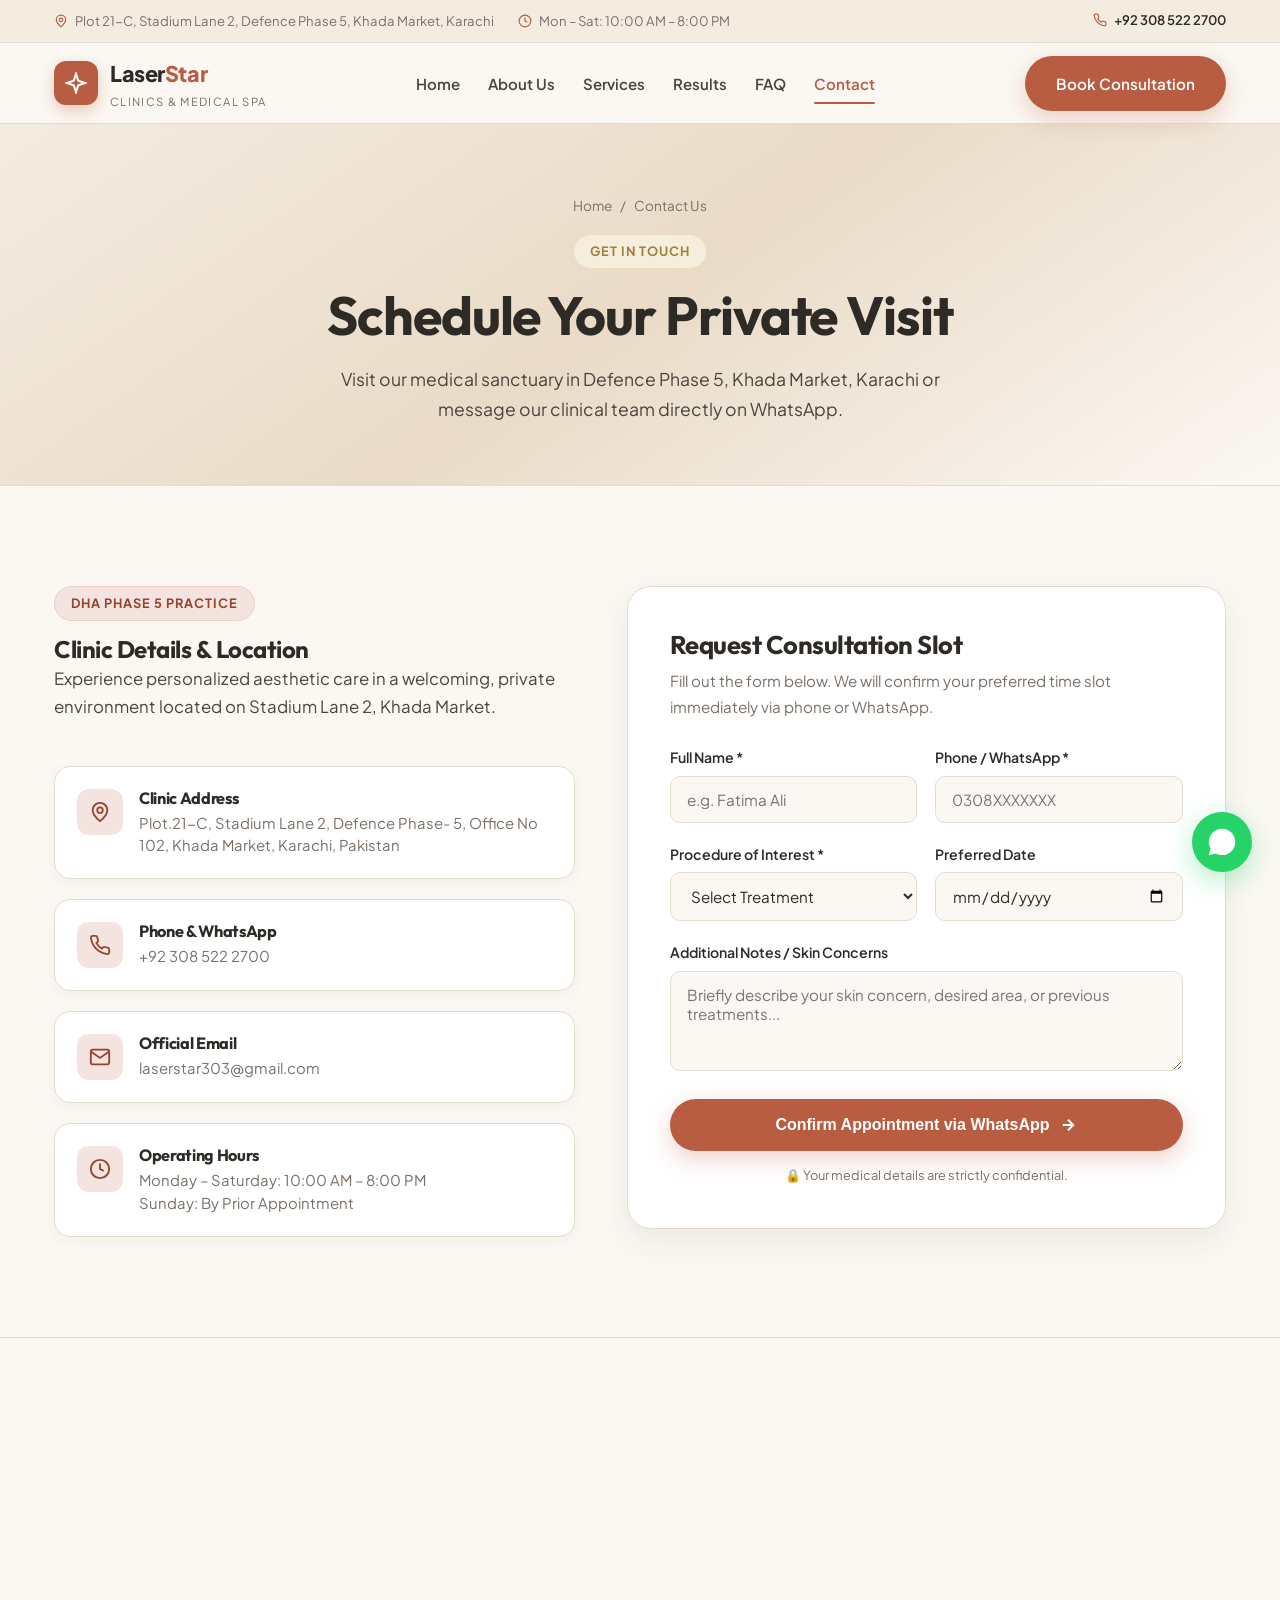
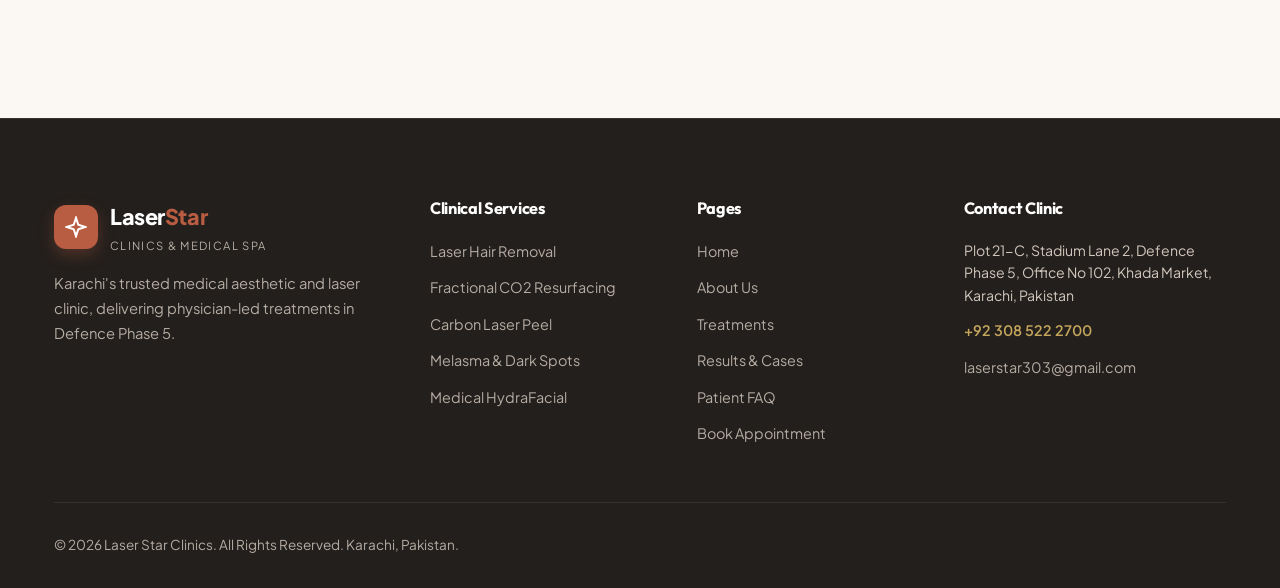
<file: contact.html>
<!DOCTYPE html>
<html lang="en">
<head>
  <meta charset="UTF-8">
  <meta name="viewport" content="width=device-width, initial-scale=1.0">
  <title>Contact & Appointment Booking — Laser Star Clinics Karachi</title>
  
  <meta name="description" content="Book a consultation at Laser Star Clinics, Plot 21-C, Stadium Lane 2, Defence Phase 5, Khada Market, Karachi. Call or WhatsApp +92 308 522 2700.">
  <meta name="keywords" content="Laser Star Clinics contact, DHA Phase 5 Karachi clinic, Khada Market doctor, book laser consultation Karachi">
  <meta name="geo.region" content="PK-SD">
  <meta name="geo.placename" content="Karachi, Defence Phase 5">
  <meta name="geo.position" content="24.8028;67.0543">
  <meta name="ICBM" content="24.8028, 67.0543">

  <link rel="preconnect" href="https://fonts.googleapis.com">
  <link rel="preconnect" href="https://fonts.gstatic.com" crossorigin>
  <link href="https://fonts.googleapis.com/css2?family=Outfit:wght@500;600;700;800&family=Plus+Jakarta+Sans:wght@400;500;600;700&display=swap" rel="stylesheet">
  <style>
/* ==========================================================================
   LASER STAR CLINICS — MODERN OATMEAL THEME (SEO, AEO & GEO OPTIMIZED)
   Palette: Crafted & Minimalist Medical Spa (Warm Beige, Terracotta, Muted Gold, Cream)
   ========================================================================== */

:root {
  /* Modern Oatmeal Palette */
  --bg-cream: #FBF8F3;
  --bg-oatmeal: #F4ECE1;
  --bg-warm-beige: #EADBC8;
  --bg-card: #FFFFFF;
  --bg-footer: #231F1C;

  --terracotta: #B85C42;
  --terracotta-dark: #96432D;
  --terracotta-light: #F4E4DF;
  --muted-gold: #C4A65C;
  --muted-gold-dark: #9E813B;
  --muted-gold-light: #F5EEDC;
  
  --dark-earth: #2E2A26;
  --text-main: #2E2A26;
  --text-body: #4A443E;
  --text-muted: #7A7067;
  --text-light: #FDFBF7;

  --border-subtle: #E6DCce;
  --border-focus: #B85C42;

  --shadow-sm: 0 4px 14px rgba(46, 42, 38, 0.04);
  --shadow-md: 0 12px 30px rgba(46, 42, 38, 0.08);
  --shadow-hover: 0 22px 48px rgba(184, 92, 66, 0.16);
  --shadow-glow: 0 0 25px rgba(184, 92, 66, 0.25);

  --radius-sm: 8px;
  --radius-md: 16px;
  --radius-lg: 24px;
  --radius-full: 9999px;

  --ease-spring: cubic-bezier(0.175, 0.885, 0.32, 1.275);
  --ease-smooth: cubic-bezier(0.16, 1, 0.3, 1);
  --duration-normal: 0.35s;
}

/* Base Reset */
*, *::before, *::after {
  box-sizing: border-box;
  margin: 0;
  padding: 0;
}

html {
  scroll-behavior: smooth;
  font-size: 16px;
  -webkit-font-smoothing: antialiased;
}

body {
  font-family: 'Plus Jakarta Sans', -apple-system, BlinkMacSystemFont, 'Segoe UI', Roboto, sans-serif;
  color: var(--text-body);
  background-color: var(--bg-cream);
  line-height: 1.7;
  overflow-x: hidden;
}

h1, h2, h3, h4, h5, h6 {
  font-family: 'Outfit', sans-serif;
  color: var(--text-main);
  font-weight: 700;
  letter-spacing: -0.02em;
  line-height: 1.22;
}

a {
  text-decoration: none;
  color: inherit;
  transition: all var(--duration-normal) var(--ease-smooth);
}

ul {
  list-style: none;
}

img {
  max-width: 100%;
  display: block;
  object-fit: cover;
}

.container {
  max-width: 1220px;
  margin: 0 auto;
  padding: 0 24px;
}

/* ==========================================================================
   ANIMATIONS & MICRO-INTERACTIONS
   ========================================================================== */
@keyframes fadeInUp {
  from {
    opacity: 0;
    transform: translateY(32px);
  }
  to {
    opacity: 1;
    transform: translateY(0);
  }
}

@keyframes fadeInScale {
  from {
    opacity: 0;
    transform: scale(0.94);
  }
  to {
    opacity: 1;
    transform: scale(1);
  }
}

@keyframes pulseGlow {
  0%, 100% {
    box-shadow: 0 0 0 0 rgba(184, 92, 66, 0.4);
  }
  50% {
    box-shadow: 0 0 0 12px rgba(184, 92, 66, 0);
  }
}

@keyframes floatBob {
  0%, 100% { transform: translateY(0); }
  50% { transform: translateY(-8px); }
}

.animate-fade-in-up {
  animation: fadeInUp 0.8s var(--ease-smooth) forwards;
}

.animate-fade-in-scale {
  animation: fadeInScale 0.8s var(--ease-smooth) forwards;
}

/* Scroll Reveal Classes */
.reveal-on-scroll {
  opacity: 0;
  transform: translateY(36px);
  transition: opacity 0.75s var(--ease-smooth), transform 0.75s var(--ease-smooth);
}

.reveal-on-scroll.revealed {
  opacity: 1;
  transform: translateY(0);
}

/* ==========================================================================
   BUTTONS & BADGES
   ========================================================================== */
.btn {
  display: inline-flex;
  align-items: center;
  justify-content: center;
  gap: 10px;
  padding: 14px 30px;
  font-weight: 600;
  font-size: 0.95rem;
  border-radius: var(--radius-full);
  cursor: pointer;
  transition: all var(--duration-normal) var(--ease-smooth);
  border: 1.5px solid transparent;
  white-space: nowrap;
  position: relative;
  overflow: hidden;
}

.btn-primary {
  background: var(--terracotta);
  color: #FFFFFF;
  box-shadow: 0 8px 24px rgba(184, 92, 66, 0.28);
}

.btn-primary:hover {
  background: var(--terracotta-dark);
  transform: translateY(-3px) scale(1.02);
  box-shadow: 0 14px 32px rgba(184, 92, 66, 0.4);
  color: #FFFFFF;
}

.btn-secondary {
  background: var(--terracotta-light);
  color: var(--terracotta-dark);
  border-color: #E6CECA;
}

.btn-secondary:hover {
  background: var(--terracotta);
  color: #FFFFFF;
  border-color: var(--terracotta);
  transform: translateY(-2px);
  box-shadow: 0 8px 20px rgba(184, 92, 66, 0.2);
}

.btn-gold {
  background: var(--muted-gold);
  color: #FFFFFF;
  box-shadow: 0 8px 22px rgba(196, 166, 92, 0.28);
}

.btn-gold:hover {
  background: var(--muted-gold-dark);
  transform: translateY(-3px);
  box-shadow: 0 14px 30px rgba(196, 166, 92, 0.38);
}

.btn-whatsapp {
  background: #25D366;
  color: #FFFFFF;
  box-shadow: 0 8px 22px rgba(37, 211, 102, 0.28);
}

.btn-whatsapp:hover {
  background: #1EBE5D;
  transform: translateY(-3px) scale(1.02);
  box-shadow: 0 14px 32px rgba(37, 211, 102, 0.4);
}

.pill-badge {
  display: inline-flex;
  align-items: center;
  gap: 8px;
  padding: 6px 16px;
  border-radius: var(--radius-full);
  font-size: 0.8rem;
  font-weight: 700;
  text-transform: uppercase;
  letter-spacing: 0.08em;
  margin-bottom: 14px;
  background: var(--terracotta-light);
  color: var(--terracotta-dark);
  border: 1px solid #ECCEC8;
  transition: all var(--duration-normal) var(--ease-smooth);
}

.pill-badge-gold {
  background: var(--muted-gold-light);
  color: var(--muted-gold-dark);
  border-color: #EBDDBE;
}

.section-title-wrap {
  text-align: center;
  max-width: 680px;
  margin: 0 auto 52px;
}

.section-title {
  font-size: clamp(2rem, 3.4vw, 2.7rem);
  color: var(--text-main);
  margin-bottom: 14px;
}

.section-subtitle {
  color: var(--text-muted);
  font-size: 1.05rem;
  line-height: 1.65;
}

/* ==========================================================================
   TOP BAR & NAVIGATION (SEPARATE MULTI-PAGE LINKS)
   ========================================================================== */
.top-notice-bar {
  background: var(--bg-oatmeal);
  color: var(--text-muted);
  font-size: 0.82rem;
  padding: 9px 0;
  border-bottom: 1px solid var(--border-subtle);
}

.top-notice-bar .container {
  display: flex;
  justify-content: space-between;
  align-items: center;
}

.notice-items {
  display: flex;
  gap: 24px;
}

.notice-item {
  display: inline-flex;
  align-items: center;
  gap: 7px;
}

.notice-item svg {
  color: var(--terracotta);
}

.navbar {
  position: sticky;
  top: 0;
  left: 0;
  width: 100%;
  z-index: 1000;
  background: rgba(251, 248, 243, 0.95);
  backdrop-filter: blur(14px);
  -webkit-backdrop-filter: blur(14px);
  border-bottom: 1px solid var(--border-subtle);
  transition: all var(--duration-normal) var(--ease-smooth);
}

.navbar.scrolled {
  background: rgba(251, 248, 243, 0.98);
  box-shadow: 0 10px 28px rgba(46, 42, 38, 0.06);
}

.navbar .container {
  display: flex;
  align-items: center;
  justify-content: space-between;
  height: 80px;
}

.logo-brand {
  display: flex;
  align-items: center;
  gap: 12px;
}

.brand-icon-wrap {
  width: 44px;
  height: 44px;
  border-radius: 12px;
  background: var(--terracotta);
  display: flex;
  align-items: center;
  justify-content: center;
  color: #FFFFFF;
  box-shadow: 0 6px 16px rgba(184, 92, 66, 0.3);
  transition: all 0.4s var(--ease-spring);
}

.logo-brand:hover .brand-icon-wrap {
  transform: rotate(12deg) scale(1.08);
  background: var(--muted-gold);
}

.brand-name {
  display: flex;
  flex-direction: column;
}

.brand-title {
  font-size: 1.35rem;
  font-weight: 800;
  color: var(--text-main);
  letter-spacing: -0.02em;
}

.brand-title span {
  color: var(--terracotta);
}

.brand-sub {
  font-size: 0.7rem;
  letter-spacing: 0.12em;
  text-transform: uppercase;
  color: var(--text-muted);
}

.nav-links {
  display: flex;
  align-items: center;
  gap: 28px;
}

.nav-link {
  color: var(--text-body);
  font-size: 0.94rem;
  font-weight: 600;
  position: relative;
  padding: 8px 0;
  transition: all 0.25s ease;
}

.nav-link:hover, .nav-link.active {
  color: var(--terracotta);
}

.nav-link::after {
  content: '';
  position: absolute;
  bottom: 0;
  left: 0;
  width: 0%;
  height: 2.5px;
  border-radius: 2px;
  background: var(--terracotta);
  transition: all 0.3s var(--ease-smooth);
}

.nav-link:hover::after, .nav-link.active::after {
  width: 100%;
}

.nav-actions {
  display: flex;
  align-items: center;
  gap: 14px;
}

.mobile-menu-btn {
  display: none;
  background: transparent;
  border: none;
  color: var(--text-main);
  cursor: pointer;
}

/* ==========================================================================
   PAGE HERO (FOR DEDICATED INNER PAGES: ABOUT, SERVICES, RESULTS, FAQ, CONTACT)
   ========================================================================== */
.inner-page-hero {
  background: linear-gradient(145deg, var(--bg-oatmeal) 0%, var(--bg-warm-beige) 50%, var(--bg-cream) 100%);
  padding: 70px 0 60px;
  border-bottom: 1px solid var(--border-subtle);
  text-align: center;
  position: relative;
  overflow: hidden;
}

.breadcrumb-nav {
  display: flex;
  justify-content: center;
  align-items: center;
  gap: 8px;
  font-size: 0.85rem;
  color: var(--text-muted);
  margin-bottom: 16px;
}

.breadcrumb-nav a {
  color: var(--text-muted);
}

.breadcrumb-nav a:hover {
  color: var(--terracotta);
}

.inner-hero-title {
  font-size: clamp(2.3rem, 4.2vw, 3.4rem);
  color: var(--text-main);
  margin-bottom: 16px;
}

.inner-hero-desc {
  max-width: 640px;
  margin: 0 auto;
  font-size: 1.1rem;
  color: var(--text-body);
  line-height: 1.7;
}

/* ==========================================================================
   INTERACTIVE QUIZ & 3D TILT ANIMATION STYLES
   ========================================================================== */
.tilt-card {
  transition: transform 0.2s cubic-bezier(0.16, 1, 0.3, 1), box-shadow 0.3s ease;
  transform-style: preserve-3d;
}

/* Fun Skin Quiz Widget */
.quiz-section {
  padding: 85px 0;
  background: var(--bg-cream);
  border-bottom: 1px solid var(--border-subtle);
}

.quiz-card-wrapper {
  max-width: 960px;
  margin: 0 auto;
  background: var(--bg-card);
  border-radius: var(--radius-lg);
  border: 1.5px solid var(--border-subtle);
  padding: 44px;
  box-shadow: var(--shadow-md);
  position: relative;
  overflow: hidden;
}

.quiz-steps-grid {
  display: grid;
  grid-template-columns: 1fr 1fr;
  gap: 32px;
  margin-bottom: 32px;
}

.quiz-step-title {
  font-size: 1.15rem;
  margin-bottom: 16px;
  display: flex;
  align-items: center;
  gap: 10px;
  color: var(--text-main);
}

.quiz-step-num {
  width: 28px;
  height: 28px;
  border-radius: 50%;
  background: var(--terracotta);
  color: #FFFFFF;
  display: inline-flex;
  align-items: center;
  justify-content: center;
  font-size: 0.82rem;
  font-weight: 700;
}

.quiz-radio-group {
  display: flex;
  flex-direction: column;
  gap: 10px;
}

.quiz-radio-label {
  display: flex;
  align-items: center;
  gap: 12px;
  padding: 13px 18px;
  border: 1.5px solid var(--border-subtle);
  border-radius: var(--radius-md);
  cursor: pointer;
  background: var(--bg-cream);
  font-size: 0.93rem;
  font-weight: 600;
  color: var(--text-body);
  transition: all 0.25s ease;
}

.quiz-radio-label:hover {
  border-color: var(--terracotta);
  background: var(--terracotta-light);
  transform: translateX(4px);
}

.quiz-radio-label input[type="radio"] {
  accent-color: var(--terracotta);
  width: 17px;
  height: 17px;
}

.quiz-radio-label input[type="radio"]:checked + span {
  color: var(--terracotta-dark);
}

/* Quiz Animated Result Box */
.quiz-result-box {
  background: linear-gradient(135deg, var(--bg-oatmeal) 0%, var(--bg-warm-beige) 100%);
  border: 1.5px solid var(--border-subtle);
  border-radius: var(--radius-md);
  padding: 32px;
  display: none;
  animation: fadeInUp 0.5s cubic-bezier(0.16, 1, 0.3, 1) forwards;
}

.quiz-result-box.show {
  display: block;
}

.quiz-result-header {
  display: flex;
  justify-content: space-between;
  align-items: flex-start;
  flex-wrap: wrap;
  gap: 16px;
  margin-bottom: 18px;
  padding-bottom: 16px;
  border-bottom: 1px solid rgba(46, 42, 38, 0.12);
}

.quiz-result-header h3 {
  font-size: 1.55rem;
  color: var(--text-main);
  margin-bottom: 4px;
}

.quiz-meta-pills {
  display: flex;
  gap: 12px;
  flex-wrap: wrap;
  margin: 18px 0 24px;
}

.quiz-meta-pill {
  background: var(--bg-card);
  padding: 8px 16px;
  border-radius: var(--radius-full);
  font-size: 0.85rem;
  font-weight: 600;
  color: var(--text-main);
  border: 1px solid var(--border-subtle);
  box-shadow: var(--shadow-sm);
}

/* Live percentage badge on Before/After */
.ba-live-percentage {
  position: absolute;
  bottom: 20px;
  left: 50%;
  transform: translateX(-50%);
  background: rgba(46, 42, 38, 0.9);
  color: #FFFFFF;
  padding: 6px 16px;
  border-radius: 9999px;
  font-size: 0.78rem;
  font-weight: 700;
  letter-spacing: 0.05em;
  z-index: 5;
  pointer-events: none;
  border: 1px solid rgba(255, 255, 255, 0.2);
}

/* ==========================================================================
   HOMEPAGE HERO SECTION
   ========================================================================== */
.hero-section {
  position: relative;
  background: linear-gradient(145deg, #FAF4EB 0%, #F5EAE0 50%, var(--bg-cream) 100%);
  padding: 85px 0 100px;
  overflow: hidden;
  border-bottom: 1px solid var(--border-subtle);
}

.hero-glow-blob {
  position: absolute;
  width: 550px;
  height: 550px;
  border-radius: 50%;
  background: radial-gradient(circle, rgba(184, 92, 66, 0.1) 0%, rgba(196, 166, 92, 0.08) 60%, transparent 75%);
  top: -100px;
  right: -50px;
  pointer-events: none;
  filter: blur(50px);
}

.hero-grid {
  display: grid;
  grid-template-columns: 1.15fr 0.85fr;
  gap: 56px;
  align-items: center;
}

.hero-content h1 {
  font-size: clamp(2.4rem, 4.4vw, 3.6rem);
  color: var(--text-main);
  margin-bottom: 22px;
  line-height: 1.14;
}

.hero-highlight {
  color: var(--terracotta);
  position: relative;
}

.hero-lead {
  font-size: 1.12rem;
  color: var(--text-body);
  margin-bottom: 34px;
  max-width: 530px;
  line-height: 1.7;
}

.hero-ctas {
  display: flex;
  align-items: center;
  gap: 16px;
  margin-bottom: 44px;
  flex-wrap: wrap;
}

.hero-trust-bar {
  display: flex;
  align-items: center;
  gap: 32px;
  padding-top: 30px;
  border-top: 1.5px solid var(--border-subtle);
}

.trust-item strong {
  font-family: 'Outfit', sans-serif;
  font-size: 1.7rem;
  font-weight: 800;
  color: var(--text-main);
  line-height: 1.1;
}

.trust-item span {
  font-size: 0.82rem;
  color: var(--text-muted);
  margin-top: 2px;
  display: block;
}

.hero-image-card {
  background: var(--bg-card);
  border: 1px solid var(--border-subtle);
  border-radius: var(--radius-lg);
  overflow: hidden;
  box-shadow: var(--shadow-md);
  transition: all 0.4s var(--ease-smooth);
}

.hero-image-card:hover {
  transform: translateY(-8px);
  box-shadow: var(--shadow-hover);
}

.hero-photo-wrap {
  position: relative;
  height: 250px;
  overflow: hidden;
}

.hero-photo-wrap img {
  width: 100%;
  height: 100%;
  transition: transform 0.6s ease;
}

.hero-image-card:hover .hero-photo-wrap img {
  transform: scale(1.06);
}

.hero-photo-badge {
  position: absolute;
  bottom: 14px;
  left: 14px;
  background: rgba(46, 42, 38, 0.88);
  backdrop-filter: blur(8px);
  color: #FFFFFF;
  padding: 6px 14px;
  border-radius: var(--radius-full);
  font-size: 0.78rem;
  font-weight: 600;
  display: flex;
  align-items: center;
  gap: 6px;
}

.status-dot {
  width: 9px;
  height: 9px;
  border-radius: 50%;
  background: #10B981;
  box-shadow: 0 0 10px #10B981;
  animation: pulseGreen 2.2s infinite;
}

@keyframes pulseGreen {
  0%, 100% { opacity: 1; transform: scale(1); }
  50% { opacity: 0.5; transform: scale(1.35); }
}

.hero-card-body {
  padding: 24px;
}

.card-header-status {
  display: flex;
  align-items: center;
  justify-content: space-between;
  margin-bottom: 18px;
  padding-bottom: 14px;
  border-bottom: 1px solid var(--border-subtle);
}

.status-badge {
  display: inline-flex;
  align-items: center;
  gap: 8px;
  font-size: 0.84rem;
  font-weight: 600;
  color: var(--terracotta);
}

.location-tag {
  font-size: 0.78rem;
  font-weight: 600;
  color: var(--terracotta-dark);
  background: var(--terracotta-light);
  padding: 4px 10px;
  border-radius: 6px;
  border: 1px solid #ECCEC8;
}

.quick-call-card {
  background: var(--bg-oatmeal);
  border: 1px solid var(--border-subtle);
  border-radius: var(--radius-md);
  padding: 16px 20px;
  display: flex;
  align-items: center;
  justify-content: space-between;
}

.quick-call-info small {
  display: block;
  font-size: 0.72rem;
  text-transform: uppercase;
  color: var(--text-muted);
  letter-spacing: 0.05em;
  font-weight: 600;
}

.quick-call-info span {
  font-size: 1.12rem;
  font-weight: 800;
  color: var(--text-main);
}

/* ==========================================================================
   TREATMENT CALCULATOR COMPONENT
   ========================================================================== */
.calc-section {
  padding: 95px 0;
  background: var(--bg-oatmeal);
  border-bottom: 1px solid var(--border-subtle);
}

.calc-grid {
  display: grid;
  grid-template-columns: 1fr 1fr;
  gap: 44px;
  background: var(--bg-card);
  border-radius: var(--radius-lg);
  padding: 44px;
  box-shadow: var(--shadow-sm);
  border: 1px solid var(--border-subtle);
}

.calc-options h3 {
  font-size: 1.4rem;
  color: var(--text-main);
  margin-bottom: 8px;
}

.calc-options p {
  color: var(--text-muted);
  font-size: 0.95rem;
  margin-bottom: 24px;
}

.service-selector-grid {
  display: grid;
  grid-template-columns: repeat(2, 1fr);
  gap: 12px;
  margin-bottom: 26px;
}

.select-pill {
  padding: 14px 16px;
  border: 1.5px solid var(--border-subtle);
  border-radius: var(--radius-md);
  font-size: 0.9rem;
  font-weight: 600;
  color: var(--text-main);
  background: var(--bg-cream);
  cursor: pointer;
  transition: all 0.3s ease;
  text-align: left;
  display: flex;
  flex-direction: column;
}

.select-pill small {
  font-size: 0.74rem;
  color: var(--text-muted);
  font-weight: 400;
  margin-top: 3px;
}

.select-pill:hover {
  border-color: var(--terracotta);
  background: var(--bg-card);
  transform: translateY(-3px);
  box-shadow: 0 6px 16px rgba(184, 92, 66, 0.12);
}

.select-pill.active {
  border-color: var(--terracotta);
  background: var(--terracotta-light);
  color: var(--terracotta-dark);
  box-shadow: 0 4px 14px rgba(184, 92, 66, 0.16);
}

.calc-result-box {
  background: var(--dark-earth);
  border-radius: var(--radius-md);
  padding: 34px;
  color: #FFFFFF;
  display: flex;
  flex-direction: column;
  justify-content: space-between;
  box-shadow: 0 12px 30px rgba(0, 0, 0, 0.18);
}

.calc-result-header h4 {
  color: var(--muted-gold);
  font-size: 0.84rem;
  text-transform: uppercase;
  letter-spacing: 0.08em;
  margin-bottom: 6px;
}

.calc-result-header h2 {
  color: #FFFFFF;
  font-size: 1.7rem;
  margin-bottom: 12px;
}

.calc-meta-list {
  display: flex;
  flex-direction: column;
  gap: 13px;
  margin: 22px 0;
  padding: 18px 0;
  border-top: 1px solid rgba(255, 255, 255, 0.14);
  border-bottom: 1px solid rgba(255, 255, 255, 0.14);
}

.meta-row {
  display: flex;
  justify-content: space-between;
  align-items: center;
  font-size: 0.92rem;
}

.meta-row span:first-child {
  color: #D1C7BD;
}

.meta-row span:last-child {
  color: #FFFFFF;
  font-weight: 600;
}

/* ==========================================================================
   SERVICES BENTO GRID
   ========================================================================== */
.services-section {
  padding: 100px 0;
  background: var(--bg-cream);
  border-bottom: 1px solid var(--border-subtle);
}

.bento-grid {
  display: grid;
  grid-template-columns: repeat(3, 1fr);
  gap: 24px;
}

.bento-card {
  background: var(--bg-card);
  border: 1px solid var(--border-subtle);
  border-radius: var(--radius-lg);
  overflow: hidden;
  transition: all 0.35s var(--ease-smooth);
  display: flex;
  flex-direction: column;
  box-shadow: var(--shadow-sm);
}

.bento-card-photo {
  height: 180px;
  width: 100%;
  overflow: hidden;
  position: relative;
}

.bento-card-photo img {
  width: 100%;
  height: 100%;
  transition: transform 0.5s ease;
}

.bento-card:hover .bento-card-photo img {
  transform: scale(1.08);
}

.bento-card-content {
  padding: 28px;
  display: flex;
  flex-direction: column;
  flex: 1;
  justify-content: space-between;
}

.bento-card:hover {
  transform: translateY(-8px);
  box-shadow: var(--shadow-hover);
  border-color: var(--terracotta);
}

.bento-card-featured {
  grid-column: span 2;
  display: grid;
  grid-template-columns: 1fr 1fr;
  background: var(--bg-card);
}

.bento-card-featured .bento-card-photo {
  height: 100%;
  min-height: 280px;
}

.bento-card h3 {
  font-size: 1.3rem;
  color: var(--text-main);
  margin-bottom: 10px;
}

.bento-card p {
  color: var(--text-muted);
  font-size: 0.94rem;
  line-height: 1.62;
  margin-bottom: 20px;
}

.treatment-tags {
  display: flex;
  flex-wrap: wrap;
  gap: 8px;
  margin-top: auto;
}

.t-tag {
  font-size: 0.78rem;
  padding: 4px 11px;
  border-radius: 6px;
  background: var(--terracotta-light);
  color: var(--terracotta-dark);
  font-weight: 600;
  border: 1px solid #ECCEC8;
}

/* ==========================================================================
   BEFORE & AFTER PHOTO COMPARISON SLIDER
   ========================================================================== */
.before-after-section {
  padding: 100px 0;
  background: var(--bg-warm-beige);
  border-bottom: 1px solid var(--border-subtle);
}

.ba-slider-container {
  max-width: 900px;
  margin: 0 auto;
  border-radius: var(--radius-lg);
  overflow: hidden;
  box-shadow: var(--shadow-md);
  border: 1.5px solid var(--border-subtle);
}

.ba-comparison-wrapper {
  position: relative;
  width: 100%;
  aspect-ratio: 16/9;
  user-select: none;
  touch-action: pan-y;
  background: var(--dark-earth);
  cursor: ew-resize;
  overflow: hidden;
}

.ba-layer {
  position: absolute;
  top: 0;
  left: 0;
  width: 100%;
  height: 100%;
  overflow: hidden;
}

.ba-layer img {
  width: 100%;
  height: 100%;
  position: absolute;
  top: 0;
  left: 0;
}

.ba-layer-before {
  z-index: 1;
}

.ba-layer-after {
  z-index: 2;
  width: 50%;
  border-right: 3px solid #FFFFFF;
}

.ba-label-pill {
  position: absolute;
  top: 20px;
  padding: 8px 16px;
  border-radius: var(--radius-full);
  font-size: 0.8rem;
  font-weight: 700;
  letter-spacing: 0.05em;
  text-transform: uppercase;
  z-index: 4;
}

.ba-label-before {
  right: 20px;
  background: rgba(46, 42, 38, 0.88);
  color: #FECACA;
  border: 1px solid rgba(254, 202, 202, 0.4);
}

.ba-label-after {
  left: 20px;
  background: rgba(46, 42, 38, 0.88);
  color: #A7F3D0;
  border: 1px solid rgba(167, 243, 208, 0.4);
}

.ba-handle {
  position: absolute;
  top: 0;
  bottom: 0;
  left: 50%;
  width: 3px;
  background: #FFFFFF;
  transform: translateX(-50%);
  z-index: 10;
  pointer-events: none;
}

.ba-handle-circle {
  position: absolute;
  top: 50%;
  left: 50%;
  transform: translate(-50%, -50%);
  width: 46px;
  height: 46px;
  border-radius: 50%;
  background: #FFFFFF;
  box-shadow: 0 4px 20px rgba(0, 0, 0, 0.35);
  display: flex;
  align-items: center;
  justify-content: center;
  color: var(--dark-earth);
  animation: pulseGlow 3s infinite;
}

/* ==========================================================================
   CLINICAL STANDARDS
   ========================================================================== */
.credentials-section {
  padding: 100px 0;
  background: var(--bg-cream);
  border-bottom: 1px solid var(--border-subtle);
}

.cred-grid {
  display: grid;
  grid-template-columns: repeat(4, 1fr);
  gap: 24px;
}

.cred-card {
  background: var(--bg-card);
  border-radius: var(--radius-md);
  padding: 34px 24px;
  text-align: center;
  border: 1px solid var(--border-subtle);
  box-shadow: var(--shadow-sm);
  transition: all 0.35s var(--ease-smooth);
}

.cred-card:hover {
  transform: translateY(-8px);
  box-shadow: var(--shadow-hover);
  border-color: var(--terracotta);
}

.cred-icon {
  width: 60px;
  height: 60px;
  border-radius: 50%;
  margin: 0 auto 18px;
  display: flex;
  align-items: center;
  justify-content: center;
  background: var(--terracotta-light);
  color: var(--terracotta-dark);
  transition: all 0.4s var(--ease-spring);
}

.cred-card:hover .cred-icon {
  transform: scale(1.12);
  background: var(--terracotta);
  color: #FFFFFF;
}

.cred-card h4 {
  font-size: 1.15rem;
  color: var(--text-main);
  margin-bottom: 8px;
}

.cred-card p {
  color: var(--text-muted);
  font-size: 0.88rem;
  line-height: 1.55;
}

/* ==========================================================================
   FAQ ACCORDION (AEO FRIENDLY)
   ========================================================================== */
.faq-section {
  padding: 100px 0;
  background: var(--bg-oatmeal);
  border-bottom: 1px solid var(--border-subtle);
}

.faq-list {
  max-width: 820px;
  margin: 0 auto;
  display: flex;
  flex-direction: column;
  gap: 16px;
}

.faq-item {
  border: 1.5px solid var(--border-subtle);
  border-radius: var(--radius-md);
  background: var(--bg-card);
  overflow: hidden;
  transition: all 0.35s ease;
}

.faq-item:hover {
  border-color: var(--terracotta);
  box-shadow: 0 6px 18px rgba(184, 92, 66, 0.08);
}

.faq-item.active {
  border-color: var(--terracotta);
  box-shadow: 0 8px 24px rgba(184, 92, 66, 0.12);
}

.faq-trigger {
  width: 100%;
  padding: 22px 28px;
  background: transparent;
  border: none;
  font-size: 1.05rem;
  font-weight: 700;
  color: var(--text-main);
  text-align: left;
  display: flex;
  justify-content: space-between;
  align-items: center;
  cursor: pointer;
  font-family: 'Outfit', sans-serif;
}

.faq-trigger svg {
  transition: all 0.35s ease;
  color: var(--text-muted);
  flex-shrink: 0;
}

.faq-item.active .faq-trigger svg {
  transform: rotate(180deg);
  color: var(--terracotta);
}

.faq-content {
  max-height: 0;
  overflow: hidden;
  transition: max-height 0.35s ease;
  padding: 0 28px;
}

.faq-content p {
  padding-bottom: 22px;
  color: var(--text-muted);
  font-size: 0.95rem;
  line-height: 1.7;
}

/* ==========================================================================
   APPOINTMENT & CONTACT FORM (GEO OPTIMIZED)
   ========================================================================== */
.contact-booking-section {
  padding: 100px 0;
  background: var(--bg-cream);
  position: relative;
  border-bottom: 1px solid var(--border-subtle);
}

.contact-grid {
  display: grid;
  grid-template-columns: 1fr 1.15fr;
  gap: 52px;
  align-items: start;
}

.contact-info-panel {
  display: flex;
  flex-direction: column;
  gap: 20px;
}

.contact-detail-card {
  display: flex;
  align-items: flex-start;
  gap: 16px;
  padding: 22px;
  background: var(--bg-card);
  border: 1px solid var(--border-subtle);
  border-radius: var(--radius-md);
  box-shadow: var(--shadow-sm);
  transition: all 0.35s ease;
}

.contact-detail-card:hover {
  transform: translateX(6px);
  border-color: var(--terracotta);
  box-shadow: 0 8px 24px rgba(184, 92, 66, 0.12);
}

.detail-icon {
  width: 46px;
  height: 46px;
  border-radius: 12px;
  background: var(--terracotta-light);
  color: var(--terracotta-dark);
  display: flex;
  align-items: center;
  justify-content: center;
  flex-shrink: 0;
  transition: all 0.4s var(--ease-spring);
}

.contact-detail-card:hover .detail-icon {
  background: var(--terracotta);
  color: #FFFFFF;
  transform: scale(1.1);
}

.detail-content h4 {
  color: var(--text-main);
  font-size: 1.02rem;
  margin-bottom: 3px;
}

.detail-content p, .detail-content a {
  color: var(--text-muted);
  font-size: 0.93rem;
  line-height: 1.5;
}

.detail-content a:hover {
  color: var(--terracotta);
}

.booking-form-card {
  background: var(--bg-card);
  color: var(--text-main);
  border-radius: var(--radius-lg);
  padding: 42px;
  box-shadow: var(--shadow-md);
  border: 1px solid var(--border-subtle);
}

.booking-form-card h3 {
  font-size: 1.6rem;
  color: var(--text-main);
  margin-bottom: 8px;
}

.booking-form-card p {
  color: var(--text-muted);
  font-size: 0.95rem;
  margin-bottom: 26px;
}

.form-grid-2 {
  display: grid;
  grid-template-columns: 1fr 1fr;
  gap: 18px;
}

.form-group {
  margin-bottom: 20px;
}

.form-group label {
  display: block;
  font-size: 0.88rem;
  font-weight: 600;
  margin-bottom: 6px;
  color: var(--text-main);
}

.form-control {
  width: 100%;
  padding: 13px 16px;
  border: 1.5px solid var(--border-subtle);
  border-radius: 10px;
  font-family: inherit;
  font-size: 0.95rem;
  color: var(--text-main);
  background: var(--bg-cream);
  transition: all 0.3s ease;
}

.form-control:focus {
  outline: none;
  border-color: var(--terracotta);
  background: #FFFFFF;
  box-shadow: 0 0 0 3.5px rgba(184, 92, 66, 0.2);
}

textarea.form-control {
  resize: vertical;
  min-height: 100px;
}

.map-embed-section {
  position: relative;
  height: 380px;
  width: 100%;
}

/* ==========================================================================
   FOOTER (CHARCOAL EARTH)
   ========================================================================== */
.site-footer {
  background: var(--bg-footer);
  color: #B5ACA3;
  padding: 80px 0 32px;
  border-top: 1px solid rgba(255, 255, 255, 0.08);
}

.footer-top-grid {
  display: grid;
  grid-template-columns: 1.5fr 1fr 1fr 1.2fr;
  gap: 48px;
  margin-bottom: 56px;
}

.footer-brand-col p {
  margin-top: 16px;
  font-size: 0.92rem;
  line-height: 1.7;
}

.site-footer .brand-title {
  color: #FFFFFF;
}

.site-footer .brand-sub {
  color: #B5ACA3;
}

.footer-col h4 {
  color: #FFFFFF;
  font-size: 1.02rem;
  margin-bottom: 20px;
  font-weight: 700;
}

.footer-links {
  display: flex;
  flex-direction: column;
  gap: 12px;
}

.footer-links a {
  font-size: 0.9rem;
  color: #B5ACA3;
}

.footer-links a:hover {
  color: var(--muted-gold);
  padding-left: 5px;
}

.footer-bottom {
  display: flex;
  justify-content: space-between;
  align-items: center;
  padding-top: 30px;
  border-top: 1px solid rgba(255, 255, 255, 0.08);
  font-size: 0.85rem;
}

/* Floating WhatsApp */
.floating-whatsapp {
  position: fixed;
  bottom: 28px;
  right: 28px;
  width: 60px;
  height: 60px;
  background: #25D366;
  border-radius: 50%;
  display: flex;
  align-items: center;
  justify-content: center;
  color: #FFFFFF;
  box-shadow: 0 8px 28px rgba(37, 211, 102, 0.35);
  z-index: 999;
  transition: all 0.4s var(--ease-spring);
}

.floating-whatsapp:hover {
  transform: scale(1.12) translateY(-4px);
  box-shadow: 0 14px 34px rgba(37, 211, 102, 0.5);
}

.floating-whatsapp-tooltip {
  position: absolute;
  right: 70px;
  background: var(--dark-earth);
  color: #FFFFFF;
  padding: 8px 14px;
  border-radius: 8px;
  font-size: 0.8rem;
  white-space: nowrap;
  pointer-events: none;
  opacity: 0;
  transform: translateX(10px);
  transition: all 0.3s ease;
}

.floating-whatsapp:hover .floating-whatsapp-tooltip {
  opacity: 1;
  transform: translateX(0);
}

.toast-notice {
  position: fixed;
  bottom: 30px;
  left: 50%;
  transform: translateX(-50%) translateY(100px);
  background: var(--dark-earth);
  color: #FFFFFF;
  padding: 14px 24px;
  border-radius: var(--radius-full);
  display: flex;
  align-items: center;
  gap: 12px;
  box-shadow: 0 16px 40px rgba(0, 0, 0, 0.25);
  border: 1px solid var(--terracotta);
  z-index: 10000;
  opacity: 0;
  transition: all 0.35s ease;
}

.toast-notice.show {
  transform: translateX(-50%) translateY(0);
  opacity: 1;
}

/* ==========================================================================
   RESPONSIVE DESIGN
   ========================================================================== */
@media (max-width: 1024px) {
  .hero-grid {
    grid-template-columns: 1fr;
    gap: 48px;
  }
  .bento-grid {
    grid-template-columns: repeat(2, 1fr);
  }
  .bento-card-featured {
    grid-column: span 2;
  }
  .calc-grid {
    grid-template-columns: 1fr;
  }
  .contact-grid {
    grid-template-columns: 1fr;
  }
  .cred-grid {
    grid-template-columns: repeat(2, 1fr);
  }
  .footer-top-grid {
    grid-template-columns: repeat(2, 1fr);
  }
}

@media (max-width: 768px) {
  .top-notice-bar {
    display: none;
  }
  .mobile-menu-btn {
    display: block;
  }
  .nav-links {
    position: fixed;
    top: 80px;
    left: 0;
    width: 100%;
    background: #FFFFFF;
    flex-direction: column;
    padding: 30px 24px;
    gap: 18px;
    box-shadow: 0 16px 30px rgba(0, 0, 0, 0.1);
    border-bottom: 1px solid var(--border-subtle);
    display: none;
  }
  .nav-links.open {
    display: flex;
  }
  .bento-card-featured {
    grid-template-columns: 1fr;
    grid-column: span 1;
  }
  .bento-grid {
    grid-template-columns: 1fr;
  }
  .form-grid-2 {
    grid-template-columns: 1fr;
  }
  .cred-grid {
    grid-template-columns: 1fr;
  }
  .footer-top-grid {
    grid-template-columns: 1fr;
  }
  .footer-bottom {
    flex-direction: column;
    gap: 12px;
    text-align: center;
  }
}

</style>
  <link rel="icon" href="data:image/svg+xml,<svg xmlns='http://www.w3.org/2000/svg' viewBox='0 0 24 24' fill='%23B85C42'><path d='M12 2L14.5 9.5L22 12L14.5 14.5L12 22L9.5 14.5L2 12L9.5 9.5L12 2Z'/></svg>">
</head>
<body>

  <!-- Top Notice Bar -->
  <aside class="top-notice-bar">
    <div class="container">
      <div class="notice-items">
        <span class="notice-item">
          <svg width="14" height="14" viewBox="0 0 24 24" fill="none" stroke="currentColor" stroke-width="2"><path d="M12 2a8 8 0 0 0-8 8c0 5.25 8 12 8 12s8-6.75 8-12a8 8 0 0 0-8-8z"/><circle cx="12" cy="10" r="3"/></svg>
          Plot 21-C, Stadium Lane 2, Defence Phase 5, Khada Market, Karachi
        </span>
        <span class="notice-item">
          <svg width="14" height="14" viewBox="0 0 24 24" fill="none" stroke="currentColor" stroke-width="2"><circle cx="12" cy="12" r="10"/><polyline points="12 6 12 12 16 14"/></svg>
          Mon – Sat: 10:00 AM – 8:00 PM
        </span>
      </div>
      <div>
        <a href="tel:+923085222700" class="notice-item" style="font-weight:600; color:var(--text-main);">
          <svg width="14" height="14" viewBox="0 0 24 24" fill="none" stroke="currentColor" stroke-width="2"><path d="M22 16.92v3a2 2 0 0 1-2.18 2 19.79 19.79 0 0 1-8.63-3.07 19.5 19.5 0 0 1-6-6 19.79 19.79 0 0 1-3.07-8.67A2 2 0 0 1 4.11 2h3a2 2 0 0 1 2 1.72 12.84 12.84 0 0 0 .7 2.81 2 2 0 0 1-.45 2.11L8.09 9.91a16 16 0 0 0 6 6l1.27-1.27a2 2 0 0 1 2.11-.45 12.84 12.84 0 0 0 2.81.7A2 2 0 0 1 22 16.92z"/></svg>
          +92 308 522 2700
        </a>
      </div>
    </div>
  </aside>

  <!-- Navbar -->
  <header>
    <nav class="navbar">
      <div class="container">
        <a href="index.html" class="logo-brand">
          <div class="brand-icon-wrap">
            <svg width="22" height="22" viewBox="0 0 24 24" fill="none" stroke="currentColor" stroke-width="2.2"><path d="M12 2L14.5 9.5L22 12L14.5 14.5L12 22L9.5 14.5L2 12L9.5 9.5L12 2Z"/></svg>
          </div>
          <div class="brand-name">
            <span class="brand-title">Laser<span>Star</span></span>
            <span class="brand-sub">Clinics & Medical Spa</span>
          </div>
        </a>

        <div class="nav-links">
          <a href="index.html" class="nav-link">Home</a>
          <a href="about.html" class="nav-link">About Us</a>
          <a href="services.html" class="nav-link">Services</a>
          <a href="results.html" class="nav-link">Results</a>
          <a href="faq.html" class="nav-link">FAQ</a>
          <a href="contact.html" class="nav-link active">Contact</a>
        </div>

        <div class="nav-actions">
          <a href="contact.html" class="btn btn-primary">
            <span>Book Consultation</span>
          </a>
          <button class="mobile-menu-btn" aria-label="Toggle Navigation">
            <svg width="26" height="26" viewBox="0 0 24 24" fill="none" stroke="currentColor" stroke-width="2"><line x1="3" y1="12" x2="21" y2="12"/><line x1="3" y1="6" x2="21" y2="6"/><line x1="3" y1="18" x2="21" y2="18"/></svg>
          </button>
        </div>
      </div>
    </nav>
  </header>

  <!-- Inner Hero -->
  <section class="inner-page-hero">
    <div class="container">
      <nav class="breadcrumb-nav">
        <a href="index.html">Home</a>
        <span>/</span>
        <span>Contact Us</span>
      </nav>
      <div class="pill-badge pill-badge-gold">Get In Touch</div>
      <h1 class="inner-hero-title">Schedule Your Private Visit</h1>
      <p class="inner-hero-desc">Visit our medical sanctuary in Defence Phase 5, Khada Market, Karachi or message our clinical team directly on WhatsApp.</p>
    </div>
  </section>

  <!-- Contact & Booking Section -->
  <section class="contact-booking-section reveal-on-scroll">
    <div class="container">
      <div class="contact-grid">
        <!-- Left Info Panel -->
        <div class="contact-info-panel">
          <div>
            <div class="pill-badge">DHA Phase 5 Practice</div>
            <h2>Clinic Details & Location</h2>
            <p style="color: var(--text-body); font-size: 1.05rem; line-height: 1.7; margin-bottom: 24px;">
              Experience personalized aesthetic care in a welcoming, private environment located on Stadium Lane 2, Khada Market.
            </p>
          </div>

          <div class="contact-detail-card">
            <div class="detail-icon">
              <svg width="22" height="22" viewBox="0 0 24 24" fill="none" stroke="currentColor" stroke-width="2"><path d="M12 2a8 8 0 0 0-8 8c0 5.25 8 12 8 12s8-6.75 8-12a8 8 0 0 0-8-8z"/><circle cx="12" cy="10" r="3"/></svg>
            </div>
            <div class="detail-content">
              <h4>Clinic Address</h4>
              <p>Plot.21-C, Stadium Lane 2, Defence Phase- 5, Office No 102, Khada Market, Karachi, Pakistan</p>
            </div>
          </div>

          <div class="contact-detail-card">
            <div class="detail-icon">
              <svg width="22" height="22" viewBox="0 0 24 24" fill="none" stroke="currentColor" stroke-width="2"><path d="M22 16.92v3a2 2 0 0 1-2.18 2 19.79 19.79 0 0 1-8.63-3.07 19.5 19.5 0 0 1-6-6 19.79 19.79 0 0 1-3.07-8.67A2 2 0 0 1 4.11 2h3a2 2 0 0 1 2 1.72 12.84 12.84 0 0 0 .7 2.81 2 2 0 0 1-.45 2.11L8.09 9.91a16 16 0 0 0 6 6l1.27-1.27a2 2 0 0 1 2.11-.45 12.84 12.84 0 0 0 2.81.7A2 2 0 0 1 22 16.92z"/></svg>
            </div>
            <div class="detail-content">
              <h4>Phone & WhatsApp</h4>
              <p><a href="tel:+923085222700">+92 308 522 2700</a></p>
            </div>
          </div>

          <div class="contact-detail-card">
            <div class="detail-icon">
              <svg width="22" height="22" viewBox="0 0 24 24" fill="none" stroke="currentColor" stroke-width="2"><path d="M4 4h16c1.1 0 2 .9 2 2v12c0 1.1-.9 2-2 2H4c-1.1 0-2-.9-2-2V6c0-1.1.9-2 2-2z"/><polyline points="22,6 12,13 2,6"/></svg>
            </div>
            <div class="detail-content">
              <h4>Official Email</h4>
              <p><a href="mailto:laserstar303@gmail.com">laserstar303@gmail.com</a></p>
            </div>
          </div>

          <div class="contact-detail-card">
            <div class="detail-icon">
              <svg width="22" height="22" viewBox="0 0 24 24" fill="none" stroke="currentColor" stroke-width="2"><circle cx="12" cy="12" r="10"/><polyline points="12 6 12 12 16 14"/></svg>
            </div>
            <div class="detail-content">
              <h4>Operating Hours</h4>
              <p>Monday – Saturday: 10:00 AM – 8:00 PM<br>Sunday: By Prior Appointment</p>
            </div>
          </div>
        </div>

        <!-- Right Form Card -->
        <div class="booking-form-card">
          <h3>Request Consultation Slot</h3>
          <p>Fill out the form below. We will confirm your preferred time slot immediately via phone or WhatsApp.</p>

          <form id="appointmentBookingForm">
            <div class="form-grid-2">
              <div class="form-group">
                <label for="formName">Full Name *</label>
                <input type="text" id="formName" class="form-control" placeholder="e.g. Fatima Ali" required>
              </div>
              <div class="form-group">
                <label for="formPhone">Phone / WhatsApp *</label>
                <input type="tel" id="formPhone" class="form-control" placeholder="0308XXXXXXX" required>
              </div>
            </div>

            <div class="form-grid-2">
              <div class="form-group">
                <label for="formService">Procedure of Interest *</label>
                <select id="formService" class="form-control" required>
                  <option value="">Select Treatment</option>
                  <option value="Laser Hair Removal">Laser Hair Removal</option>
                  <option value="Fractional CO2 Laser">Fractional CO2 Laser Resurfacing</option>
                  <option value="Carbon Laser Peel">Hollywood Carbon Laser Peel</option>
                  <option value="Melasma & Pigmentation">Melasma & Pigment Erase</option>
                  <option value="Medical HydraFacial">Medical HydraFacial MD</option>
                  <option value="Fillers & PRP">Anti-Aging, Fillers & PRP</option>
                  <option value="General Dermatology">Doctor Skin Consultation</option>
                </select>
              </div>
              <div class="form-group">
                <label for="formDate">Preferred Date</label>
                <input type="date" id="formDate" class="form-control">
              </div>
            </div>

            <div class="form-group">
              <label for="formNotes">Additional Notes / Skin Concerns</label>
              <textarea id="formNotes" class="form-control" placeholder="Briefly describe your skin concern, desired area, or previous treatments..."></textarea>
            </div>

            <button type="submit" class="btn btn-primary" style="width: 100%; justify-content: center; font-size: 1rem; padding: 16px;">
              <span>Confirm Appointment via WhatsApp</span>
              <svg width="18" height="18" viewBox="0 0 24 24" fill="none" stroke="currentColor" stroke-width="2.5"><line x1="5" y1="12" x2="19" y2="12"/><polyline points="12 5 19 12 12 19"/></svg>
            </button>

            <div style="text-align: center; margin-top: 14px; font-size: 0.8rem; color: var(--text-muted);">
              🔒 Your medical details are strictly confidential.
            </div>
          </form>
        </div>
      </div>
    </div>
  </section>

  <!-- Interactive Location Map -->
  <section class="map-embed-section reveal-on-scroll">
    <iframe
      src="https://maps.google.com/maps?q=Khada+Market+Defence+Phase+5+Karachi&t=&z=15&ie=UTF8&iwloc=&output=embed"
      width="100%"
      height="100%"
      style="border:0;"
      allowfullscreen=""
      loading="lazy"
      referrerpolicy="no-referrer-when-downgrade"
      title="Laser Star Clinics Location Map Khada Market Defence Phase 5 Karachi">
    </iframe>
  </section>

  <!-- Footer -->
  <footer class="site-footer">
    <div class="container">
      <div class="footer-top-grid">
        <div class="footer-brand-col">
          <a href="index.html" class="logo-brand">
            <div class="brand-icon-wrap">
              <svg width="22" height="22" viewBox="0 0 24 24" fill="none" stroke="currentColor" stroke-width="2.2"><path d="M12 2L14.5 9.5L22 12L14.5 14.5L12 22L9.5 14.5L2 12L9.5 9.5L12 2Z"/></svg>
            </div>
            <div class="brand-name">
              <span class="brand-title">Laser<span>Star</span></span>
              <span class="brand-sub">Clinics & Medical Spa</span>
            </div>
          </a>
          <p>Karachi's trusted medical aesthetic and laser clinic, delivering physician-led treatments in Defence Phase 5.</p>
        </div>

        <div class="footer-col">
          <h4>Clinical Services</h4>
          <div class="footer-links">
            <a href="services.html">Laser Hair Removal</a>
            <a href="services.html">Fractional CO2 Resurfacing</a>
            <a href="services.html">Carbon Laser Peel</a>
            <a href="services.html">Melasma & Dark Spots</a>
            <a href="services.html">Medical HydraFacial</a>
          </div>
        </div>

        <div class="footer-col">
          <h4>Pages</h4>
          <div class="footer-links">
            <a href="index.html">Home</a>
            <a href="about.html">About Us</a>
            <a href="services.html">Treatments</a>
            <a href="results.html">Results & Cases</a>
            <a href="faq.html">Patient FAQ</a>
            <a href="contact.html">Book Appointment</a>
          </div>
        </div>

        <div class="footer-col">
          <h4>Contact Clinic</h4>
          <div class="footer-links">
            <span style="font-size:0.88rem; color:#D1C7BD; line-height:1.6;">
              Plot 21-C, Stadium Lane 2, Defence Phase 5, Office No 102, Khada Market, Karachi, Pakistan
            </span>
            <a href="tel:+923085222700" style="color:var(--muted-gold); font-weight:600;">+92 308 522 2700</a>
            <a href="mailto:laserstar303@gmail.com">laserstar303@gmail.com</a>
          </div>
        </div>
      </div>

      <div class="footer-bottom">
        <div>© 2026 Laser Star Clinics. All Rights Reserved. Karachi, Pakistan.</div>
      </div>
    </div>
  </footer>

  <a href="https://wa.me/923085222700" target="_blank" class="floating-whatsapp" aria-label="Chat on WhatsApp">
    <svg width="32" height="32" viewBox="0 0 24 24" fill="currentColor"><path d="M12.04 2C6.58 2 2.13 6.45 2.13 11.91C2.13 13.66 2.59 15.36 3.45 16.86L2.05 22L7.3 20.62C8.75 21.41 10.38 21.83 12.04 21.83C17.5 21.83 21.95 17.38 21.95 11.92C21.95 9.27 20.92 6.78 19.05 4.91C17.18 3.03 14.69 2 12.04 2Z"/></svg>
  </a>

  <script>
// ==========================================================================
// LASER STAR CLINICS — INTERACTIVE ANIMATION & FUN WIDGET ENGINE
// Features: 3D Card Tilt, Rolling Number Counters, Canvas Confetti,
//           Skin Treatment Matcher Quiz, Before/After Slider & WhatsApp Sync
// ==========================================================================

document.addEventListener('DOMContentLoaded', () => {
  // ------------------------------------------------------------------------
  // 1. HIGHLIGHT ACTIVE NAV LINK
  // ------------------------------------------------------------------------
  const currentPath = window.location.pathname.split('/').pop() || 'index.html';
  const navLinks = document.querySelectorAll('.nav-link');

  navLinks.forEach(link => {
    const href = link.getAttribute('href');
    if (href === currentPath || (currentPath === '' && href === 'index.html')) {
      link.classList.add('active');
    } else {
      link.classList.remove('active');
    }
  });

  // ------------------------------------------------------------------------
  // 2. MOBILE MENU TOGGLE
  // ------------------------------------------------------------------------
  const mobileBtn = document.querySelector('.mobile-menu-btn');
  const navMenu = document.querySelector('.nav-links');

  if (mobileBtn && navMenu) {
    mobileBtn.addEventListener('click', () => {
      navMenu.classList.toggle('open');
      const isOpen = navMenu.classList.contains('open');
      mobileBtn.setAttribute('aria-expanded', isOpen);
    });

    navMenu.querySelectorAll('a').forEach(link => {
      link.addEventListener('click', () => {
        navMenu.classList.remove('open');
      });
    });
  }

  // ------------------------------------------------------------------------
  // 3. NAVBAR ELEVATION ON SCROLL
  // ------------------------------------------------------------------------
  const navbar = document.querySelector('.navbar');
  window.addEventListener('scroll', () => {
    if (window.scrollY > 30) {
      navbar.classList.add('scrolled');
    } else {
      navbar.classList.remove('scrolled');
    }
  });

  // ------------------------------------------------------------------------
  // 4. SCROLL REVEAL ANIMATIONS (IntersectionObserver)
  // ------------------------------------------------------------------------
  const revealElements = document.querySelectorAll('.reveal-on-scroll');
  if (revealElements.length > 0 && 'IntersectionObserver' in window) {
    const revealObserver = new IntersectionObserver((entries, observer) => {
      entries.forEach(entry => {
        if (entry.isIntersecting) {
          entry.target.classList.add('revealed');
          observer.unobserve(entry.target);
        }
      });
    }, { threshold: 0.1, rootMargin: '0px 0px -40px 0px' });

    revealElements.forEach(el => revealObserver.observe(el));
  } else {
    revealElements.forEach(el => el.classList.add('revealed'));
  }

  // ------------------------------------------------------------------------
  // 5. ANIMATED NUMBER COUNTERS (ROLLING UP)
  // ------------------------------------------------------------------------
  const counterElements = document.querySelectorAll('[data-counter-target]');
  if (counterElements.length > 0 && 'IntersectionObserver' in window) {
    const counterObserver = new IntersectionObserver((entries, observer) => {
      entries.forEach(entry => {
        if (entry.isIntersecting) {
          const el = entry.target;
          const target = parseFloat(el.getAttribute('data-counter-target'));
          const suffix = el.getAttribute('data-counter-suffix') || '';
          const decimals = parseInt(el.getAttribute('data-counter-decimals') || '0', 10);
          const duration = 1800; // ms
          const startTime = performance.now();

          function updateCounter(currentTime) {
            const elapsed = currentTime - startTime;
            const progress = Math.min(elapsed / duration, 1);
            // Ease out cubic
            const easeProgress = 1 - Math.pow(1 - progress, 3);
            const currentVal = (target * easeProgress).toFixed(decimals);

            el.textContent = currentVal + suffix;

            if (progress < 1) {
              requestAnimationFrame(updateCounter);
            } else {
              el.textContent = target.toFixed(decimals) + suffix;
            }
          }

          requestAnimationFrame(updateCounter);
          observer.unobserve(el);
        }
      });
    }, { threshold: 0.5 });

    counterElements.forEach(el => counterObserver.observe(el));
  }

  // ------------------------------------------------------------------------
  // 6. 3D CARD TILT EFFECT ON MOUSEMOVE
  // ------------------------------------------------------------------------
  const tiltCards = document.querySelectorAll('.tilt-card');
  tiltCards.forEach(card => {
    card.addEventListener('mousemove', (e) => {
      const rect = card.getBoundingClientRect();
      const x = e.clientX - rect.left;
      const y = e.clientY - rect.top;
      const centerX = rect.width / 2;
      const centerY = rect.height / 2;
      const rotateX = ((y - centerY) / centerY) * -7;
      const rotateY = ((x - centerX) / centerX) * 7;

      card.style.transform = `perspective(1000px) rotateX(${rotateX}deg) rotateY(${rotateY}deg) translateY(-6px)`;
    });

    card.addEventListener('mouseleave', () => {
      card.style.transform = 'perspective(1000px) rotateX(0deg) rotateY(0deg) translateY(0)';
    });
  });

  // ------------------------------------------------------------------------
  // 7. INTERACTIVE BEFORE & AFTER SLIDER (WITH LIVE PERCENTAGE BADGE)
  // ------------------------------------------------------------------------
  const comparisonWrapper = document.querySelector('.ba-comparison-wrapper');
  const afterLayer = document.querySelector('.ba-layer-after');
  const handle = document.querySelector('.ba-handle');
  const percentageBadge = document.querySelector('.ba-live-percentage');

  if (comparisonWrapper && afterLayer && handle) {
    let isDragging = false;

    const setPosition = (clientX) => {
      const rect = comparisonWrapper.getBoundingClientRect();
      let offsetX = clientX - rect.left;
      if (offsetX < 0) offsetX = 0;
      if (offsetX > rect.width) offsetX = rect.width;

      const percentage = (offsetX / rect.width) * 100;
      afterLayer.style.width = `${percentage}%`;
      handle.style.left = `${percentage}%`;

      if (percentageBadge) {
        percentageBadge.textContent = `${Math.round(percentage)}% Results`;
      }
    };

    comparisonWrapper.addEventListener('mousedown', (e) => {
      isDragging = true;
      setPosition(e.clientX);
    });

    window.addEventListener('mousemove', (e) => {
      if (!isDragging) return;
      setPosition(e.clientX);
    });

    window.addEventListener('mouseup', () => {
      isDragging = false;
    });

    comparisonWrapper.addEventListener('touchstart', (e) => {
      isDragging = true;
      setPosition(e.touches[0].clientX);
    }, { passive: true });

    window.addEventListener('touchmove', (e) => {
      if (!isDragging) return;
      setPosition(e.touches[0].clientX);
    }, { passive: true });

    window.addEventListener('touchend', () => {
      isDragging = false;
    });
  }

  // ------------------------------------------------------------------------
  // 8. FUN INTERACTIVE "FIND MY SKIN TREATMENT" QUIZ
  // ------------------------------------------------------------------------
  const quizForm = document.getElementById('skinTreatmentQuiz');
  const quizResultBox = document.getElementById('quizResultBox');

  if (quizForm && quizResultBox) {
    const quizData = {
      'hair-face': {
        title: 'Facial Triple-Wave Diode Laser',
        desc: 'Permanent, pain-free hair reduction for upper lip, chin, and sideburns with sapphire skin cooling.',
        sessions: '6 – 8 Sessions',
        time: '20 Mins',
        tag: 'Laser Hair Removal'
      },
      'hair-body': {
        title: 'Full Body Smooth Diode Laser',
        desc: 'Full body silky smooth treatment targeting arms, legs, back, and underarms with zero burns.',
        sessions: '6 – 8 Sessions',
        time: '45 – 60 Mins',
        tag: 'Full Body Protocol'
      },
      'scars-face': {
        title: 'Fractional CO2 Laser Resurfacing',
        desc: 'Ablative microscopic laser columns to smooth acne scars, tighten enlarged pores, and generate fresh collagen.',
        sessions: '3 – 5 Sessions',
        time: '45 Mins',
        tag: 'Scar Revision'
      },
      'glow-face': {
        title: 'Hollywood Carbon Laser + HydraFacial MD',
        desc: 'Vortex deep extraction followed by Q-Switched carbon peel for red-carpet radiance and zero downtime.',
        sessions: 'Monthly Refresh',
        time: '50 Mins',
        tag: 'Instant Red Carpet Glow'
      },
      'pigment-face': {
        title: 'Melasma & Spot Target Laser',
        desc: 'Photoacoustic Q-Switched fragmentation to clear dark sun spots, hormonal melasma, and uneven tone.',
        sessions: '4 – 6 Sessions',
        time: '30 Mins',
        tag: 'Pigmentation Clear'
      },
      'aging-face': {
        title: 'Bioremodeling & Platelet-Rich Plasma (PRP)',
        desc: 'Doctor-administered dermal volumizing and vampire therapy to naturally lift contours and smooth fine lines.',
        sessions: '1 – 2 Sessions',
        time: '40 Mins',
        tag: 'Anti-Aging Restoration'
      }
    };

    quizForm.addEventListener('change', () => {
      const concern = quizForm.elements['quizConcern'] ? quizForm.elements['quizConcern'].value : '';
      const area = quizForm.elements['quizArea'] ? quizForm.elements['quizArea'].value : '';

      if (concern && area) {
        let key = `${concern}-${area}`;
        if (!quizData[key]) {
          key = `${concern}-face`;
        }
        const result = quizData[key] || quizData['hair-face'];

        document.getElementById('quizTreatmentTitle').textContent = result.title;
        document.getElementById('quizTreatmentDesc').textContent = result.desc;
        document.getElementById('quizSessions').textContent = result.sessions;
        document.getElementById('quizTime').textContent = result.time;
        document.getElementById('quizTag').textContent = result.tag;

        const whatsappBtn = document.getElementById('quizWhatsAppBtn');
        if (whatsappBtn) {
          const text = `Hi Laser Star Clinics! I used your online Skin Quiz and was recommended: *${encodeURIComponent(result.title)}*. I would like to book an in-clinic consultation in Defence Phase 5, Karachi.`;
          whatsappBtn.href = `https://wa.me/923085222700?text=${text}`;
        }

        quizResultBox.classList.add('show');
        launchConfetti();
      }
    });
  }

  // ------------------------------------------------------------------------
  // 9. DELIGHTFUL CANVAS CONFETTI BURST
  // ------------------------------------------------------------------------
  function launchConfetti() {
    const canvas = document.createElement('canvas');
    canvas.style.position = 'fixed';
    canvas.style.top = '0';
    canvas.style.left = '0';
    canvas.style.width = '100vw';
    canvas.style.height = '100vh';
    canvas.style.pointerEvents = 'none';
    canvas.style.zIndex = '99999';
    document.body.appendChild(canvas);

    const ctx = canvas.getContext('2d');
    canvas.width = window.innerWidth;
    canvas.height = window.innerHeight;

    const colors = ['#B85C42', '#C4A65C', '#2E2A26', '#EADBC8', '#25D366'];
    const particles = [];
    const count = 55;

    for (let i = 0; i < count; i++) {
      particles.push({
        x: canvas.width / 2,
        y: canvas.height * 0.45,
        vx: (Math.random() - 0.5) * 16,
        vy: (Math.random() - 0.7) * 18,
        size: Math.random() * 8 + 4,
        color: colors[Math.floor(Math.random() * colors.length)],
        rotation: Math.random() * 360,
        spin: (Math.random() - 0.5) * 10,
        alpha: 1
      });
    }

    let animationFrame;
    function render() {
      ctx.clearRect(0, 0, canvas.width, canvas.height);
      let alive = false;

      particles.forEach(p => {
        p.x += p.vx;
        p.y += p.vy;
        p.vy += 0.45; // gravity
        p.rotation += p.spin;
        p.alpha -= 0.015;

        if (p.alpha > 0) {
          alive = true;
          ctx.save();
          ctx.translate(p.x, p.y);
          ctx.rotate((p.rotation * Math.PI) / 180);
          ctx.globalAlpha = Math.max(p.alpha, 0);
          ctx.fillStyle = p.color;
          ctx.fillRect(-p.size / 2, -p.size / 2, p.size, p.size);
          ctx.restore();
        }
      });

      if (alive) {
        animationFrame = requestAnimationFrame(render);
      } else {
        cancelAnimationFrame(animationFrame);
        if (canvas.parentNode) canvas.parentNode.removeChild(canvas);
      }
    }
    render();
  }

  // ------------------------------------------------------------------------
  // 10. TREATMENT CALCULATOR (HOMEPAGE)
  // ------------------------------------------------------------------------
  const treatmentData = {
    'laser-hair': {
      title: 'Triple-Wave Laser Hair Removal',
      description: 'Medical-grade 755nm, 808nm & 1064nm diode laser for pain-free, permanent reduction on all skin types.',
      duration: '30 – 45 Minutes',
      sessions: '6 – 8 Sessions Recommended',
      downtime: 'Zero Downtime',
      technology: 'Cooling Diode & Nd:YAG'
    },
    'fractional-co2': {
      title: 'Fractional CO2 Laser Resurfacing',
      description: 'Deep dermal ablation for severe acne scars, deep pores, and profound skin tightening and regeneration.',
      duration: '45 – 60 Minutes',
      sessions: '3 – 5 Sessions',
      downtime: '3 – 5 Days Mild Peeling',
      technology: 'Ablative Micro-Fractional CO2'
    },
    'carbon-peel': {
      title: 'Hollywood Carbon Laser Peel',
      description: 'Liquid carbon laser exfoliation for immediate pore tightening, blackhead elimination, and glowing clarity.',
      duration: '40 Minutes',
      sessions: 'Monthly Refresh or Event Prep',
      downtime: 'None (Instant Glow)',
      technology: 'Q-Switched Nd:YAG Laser'
    },
    'pigmentation': {
      title: 'Melasma & Spot Target Removal',
      description: 'Precision pigment fragmentation breaking melanin clusters without damaging adjacent healthy tissue.',
      duration: '30 Minutes',
      sessions: '4 – 6 Sessions',
      downtime: '24 Hours Mild Redness',
      technology: 'Q-Switched 1064nm / 532nm'
    },
    'hydrafacial': {
      title: 'Medical HydraFacial & Infusion',
      description: 'Vortex suction extraction, salicylic peel, hyaluronic acid and peptide antioxidant infusion.',
      duration: '50 Minutes',
      sessions: 'Monthly Maintenance',
      downtime: 'None',
      technology: 'Vortex Cleansing & Serum Infusion'
    },
    'anti-aging': {
      title: 'Aesthetic Fillers & Rejuvenation',
      description: 'Doctor-administered dermal contouring, botox relaxation, and skin booster bioremodeling.',
      duration: '30 – 45 Minutes',
      sessions: '1 – 2 Sessions (6-12 mo longevity)',
      downtime: 'Minimal (under 24 hours)',
      technology: 'US FDA-Approved Biologics'
    }
  };

  const selectPills = document.querySelectorAll('.select-pill');
  const resultTitle = document.getElementById('calcResultTitle');
  const resultDesc = document.getElementById('calcResultDesc');
  const metaDuration = document.getElementById('calcDuration');
  const metaSessions = document.getElementById('calcSessions');
  const metaDowntime = document.getElementById('calcDowntime');
  const metaTech = document.getElementById('calcTech');

  if (selectPills.length > 0 && resultTitle) {
    selectPills.forEach(pill => {
      pill.addEventListener('click', () => {
        selectPills.forEach(p => p.classList.remove('active'));
        pill.classList.add('active');

        const key = pill.getAttribute('data-service');
        const data = treatmentData[key];
        if (data) {
          resultTitle.textContent = data.title;
          resultDesc.textContent = data.description;
          metaDuration.textContent = data.duration;
          metaSessions.textContent = data.sessions;
          metaDowntime.textContent = data.downtime;
          metaTech.textContent = data.technology;
        }
      });
    });
  }

  // ------------------------------------------------------------------------
  // 11. FAQ ACCORDION
  // ------------------------------------------------------------------------
  const faqItems = document.querySelectorAll('.faq-item');
  faqItems.forEach(item => {
    const trigger = item.querySelector('.faq-trigger');
    const content = item.querySelector('.faq-content');

    if (trigger && content) {
      trigger.addEventListener('click', () => {
        const isActive = item.classList.contains('active');

        faqItems.forEach(other => {
          other.classList.remove('active');
          const otherContent = other.querySelector('.faq-content');
          if (otherContent) otherContent.style.maxHeight = null;
        });

        if (!isActive) {
          item.classList.add('active');
          content.style.maxHeight = content.scrollHeight + 'px';
        }
      });
    }
  });

  // ------------------------------------------------------------------------
  // 12. APPOINTMENT FORM WITH CONFETTI CELEBRATION
  // ------------------------------------------------------------------------
  const appointmentForm = document.getElementById('appointmentBookingForm');
  const toastNotice = document.getElementById('toastNotice');

  function showToast(message) {
    if (!toastNotice) return;
    toastNotice.querySelector('.toast-text').textContent = message;
    toastNotice.classList.add('show');
    setTimeout(() => {
      toastNotice.classList.remove('show');
    }, 4500);
  }

  if (appointmentForm) {
    appointmentForm.addEventListener('submit', (e) => {
      e.preventDefault();

      const name = document.getElementById('formName').value;
      const phone = document.getElementById('formPhone').value;
      const service = document.getElementById('formService').value;
      const date = document.getElementById('formDate').value;
      const notes = document.getElementById('formNotes').value;

      launchConfetti();
      showToast('Appointment requested! Redirecting to WhatsApp to confirm...');

      const text = `Hello Laser Star Clinics (Defence Phase 5, Karachi)! I would like to schedule an in-clinic consultation:%0A%0A*Name:* ${encodeURIComponent(name)}%0A*Phone:* ${encodeURIComponent(phone)}%0A*Service:* ${encodeURIComponent(service)}%0A*Preferred Date:* ${encodeURIComponent(date || 'Earliest Available')}%0A*Notes:* ${encodeURIComponent(notes || 'None')}%0A%0APlease confirm my appointment. Thank you!`;

      setTimeout(() => {
        window.open(`https://wa.me/923085222700?text=${text}`, '_blank');
      }, 1200);

      appointmentForm.reset();
    });
  }
});

</script>
</body>
</html>
</file>
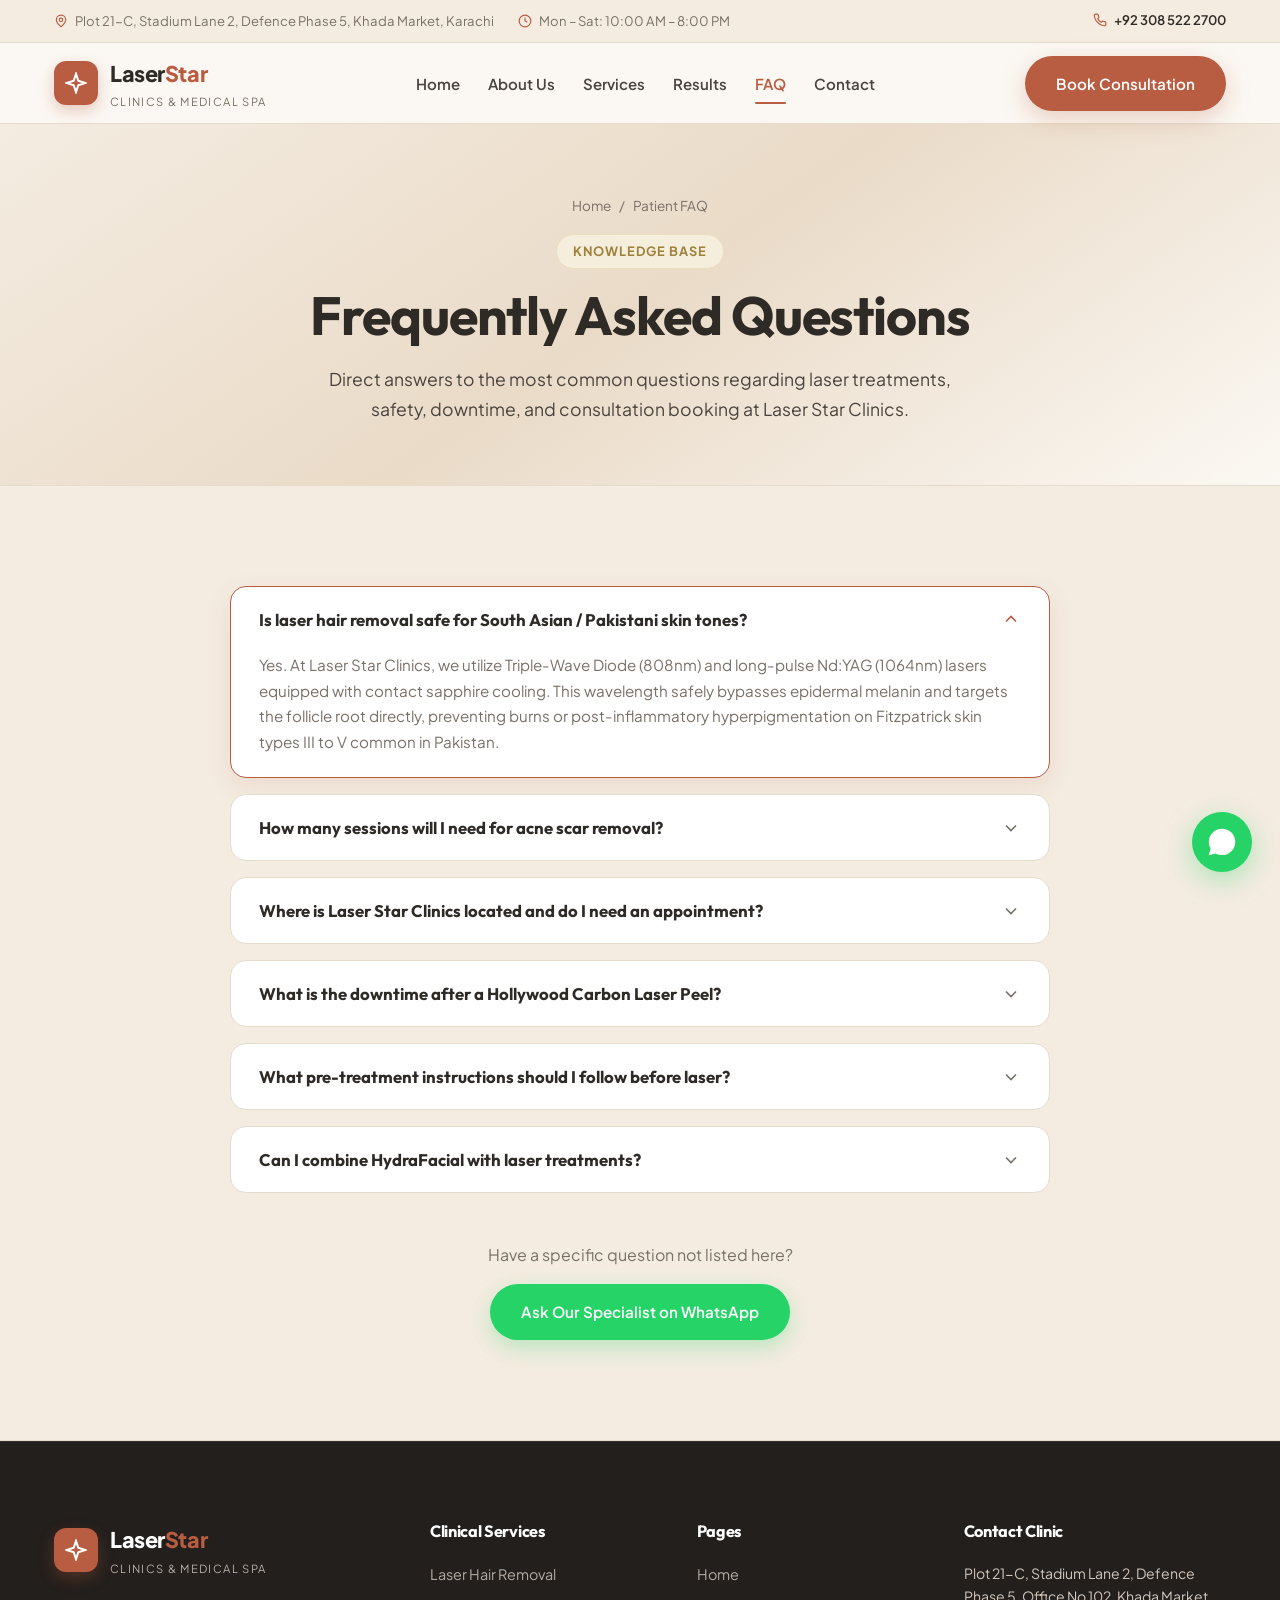
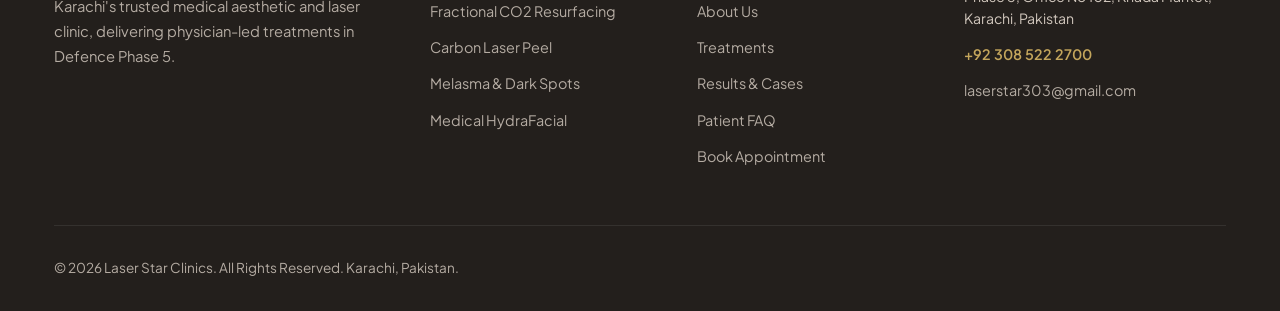
<file: faq.html>
<!DOCTYPE html>
<html lang="en">
<head>
  <meta charset="UTF-8">
  <meta name="viewport" content="width=device-width, initial-scale=1.0">
  <title>Frequently Asked Questions — Laser Star Clinics Karachi</title>
  
  <meta name="description" content="Common questions on laser hair removal, acne scar removal, recovery times, and safety on Pakistani skin answered by Laser Star Clinics in Defence Phase 5 Karachi.">
  <meta name="keywords" content="Laser clinic FAQ Karachi, laser hair removal side effects Pakistan, acne scar treatment downtime, DHA Phase 5 dermatology FAQ">
  <meta name="geo.region" content="PK-SD">
  <meta name="geo.placename" content="Karachi, Defence Phase 5">

  <!-- AEO Structured Data: FAQPage Schema -->
  <script type="application/ld+json">
  {
    "@context": "https://schema.org",
    "@type": "FAQPage",
    "mainEntity": [
      {
        "@type": "Question",
        "name": "Is laser hair removal safe for South Asian / Pakistani skin tones?",
        "acceptedAnswer": {
          "@type": "Answer",
          "text": "Yes, laser hair removal at Laser Star Clinics is 100% safe for Pakistani skin. We utilize specialized Triple-Wave Diode (808nm) and long-pulse Nd:YAG (1064nm) lasers equipped with contact sapphire cooling. This wavelength safely bypasses epidermal melanin and targets the follicle root directly, preventing burns or post-inflammatory hyperpigmentation on Fitzpatrick skin types III to V."
        }
      },
      {
        "@type": "Question",
        "name": "How many sessions of Fractional CO2 laser are needed for acne scars?",
        "acceptedAnswer": {
          "@type": "Answer",
          "text": "Most patients require 3 to 5 sessions spaced 4 to 6 weeks apart for significant 70% to 90% scar flattening. Results continue to improve for 3 to 6 months post-treatment as new collagen remodeling occurs."
        }
      },
      {
        "@type": "Question",
        "name": "What is the downtime after a Hollywood Carbon Laser Peel?",
        "acceptedAnswer": {
          "@type": "Answer",
          "text": "There is zero downtime. You can resume your daily routine or attend events immediately. Skin appears refreshed, pores are tightened, and natural glow is enhanced on the same day."
        }
      },
      {
        "@type": "Question",
        "name": "Where is Laser Star Clinics located in Karachi?",
        "acceptedAnswer": {
          "@type": "Answer",
          "text": "Laser Star Clinics is conveniently located at Plot 21-C, Stadium Lane 2, Defence Phase 5, Office No 102, Khada Market, Karachi, Pakistan."
        }
      }
    ]
  }
  </script>

  <link rel="preconnect" href="https://fonts.googleapis.com">
  <link rel="preconnect" href="https://fonts.gstatic.com" crossorigin>
  <link href="https://fonts.googleapis.com/css2?family=Outfit:wght@500;600;700;800&family=Plus+Jakarta+Sans:wght@400;500;600;700&display=swap" rel="stylesheet">
  <style>
/* ==========================================================================
   LASER STAR CLINICS — MODERN OATMEAL THEME (SEO, AEO & GEO OPTIMIZED)
   Palette: Crafted & Minimalist Medical Spa (Warm Beige, Terracotta, Muted Gold, Cream)
   ========================================================================== */

:root {
  /* Modern Oatmeal Palette */
  --bg-cream: #FBF8F3;
  --bg-oatmeal: #F4ECE1;
  --bg-warm-beige: #EADBC8;
  --bg-card: #FFFFFF;
  --bg-footer: #231F1C;

  --terracotta: #B85C42;
  --terracotta-dark: #96432D;
  --terracotta-light: #F4E4DF;
  --muted-gold: #C4A65C;
  --muted-gold-dark: #9E813B;
  --muted-gold-light: #F5EEDC;
  
  --dark-earth: #2E2A26;
  --text-main: #2E2A26;
  --text-body: #4A443E;
  --text-muted: #7A7067;
  --text-light: #FDFBF7;

  --border-subtle: #E6DCce;
  --border-focus: #B85C42;

  --shadow-sm: 0 4px 14px rgba(46, 42, 38, 0.04);
  --shadow-md: 0 12px 30px rgba(46, 42, 38, 0.08);
  --shadow-hover: 0 22px 48px rgba(184, 92, 66, 0.16);
  --shadow-glow: 0 0 25px rgba(184, 92, 66, 0.25);

  --radius-sm: 8px;
  --radius-md: 16px;
  --radius-lg: 24px;
  --radius-full: 9999px;

  --ease-spring: cubic-bezier(0.175, 0.885, 0.32, 1.275);
  --ease-smooth: cubic-bezier(0.16, 1, 0.3, 1);
  --duration-normal: 0.35s;
}

/* Base Reset */
*, *::before, *::after {
  box-sizing: border-box;
  margin: 0;
  padding: 0;
}

html {
  scroll-behavior: smooth;
  font-size: 16px;
  -webkit-font-smoothing: antialiased;
}

body {
  font-family: 'Plus Jakarta Sans', -apple-system, BlinkMacSystemFont, 'Segoe UI', Roboto, sans-serif;
  color: var(--text-body);
  background-color: var(--bg-cream);
  line-height: 1.7;
  overflow-x: hidden;
}

h1, h2, h3, h4, h5, h6 {
  font-family: 'Outfit', sans-serif;
  color: var(--text-main);
  font-weight: 700;
  letter-spacing: -0.02em;
  line-height: 1.22;
}

a {
  text-decoration: none;
  color: inherit;
  transition: all var(--duration-normal) var(--ease-smooth);
}

ul {
  list-style: none;
}

img {
  max-width: 100%;
  display: block;
  object-fit: cover;
}

.container {
  max-width: 1220px;
  margin: 0 auto;
  padding: 0 24px;
}

/* ==========================================================================
   ANIMATIONS & MICRO-INTERACTIONS
   ========================================================================== */
@keyframes fadeInUp {
  from {
    opacity: 0;
    transform: translateY(32px);
  }
  to {
    opacity: 1;
    transform: translateY(0);
  }
}

@keyframes fadeInScale {
  from {
    opacity: 0;
    transform: scale(0.94);
  }
  to {
    opacity: 1;
    transform: scale(1);
  }
}

@keyframes pulseGlow {
  0%, 100% {
    box-shadow: 0 0 0 0 rgba(184, 92, 66, 0.4);
  }
  50% {
    box-shadow: 0 0 0 12px rgba(184, 92, 66, 0);
  }
}

@keyframes floatBob {
  0%, 100% { transform: translateY(0); }
  50% { transform: translateY(-8px); }
}

.animate-fade-in-up {
  animation: fadeInUp 0.8s var(--ease-smooth) forwards;
}

.animate-fade-in-scale {
  animation: fadeInScale 0.8s var(--ease-smooth) forwards;
}

/* Scroll Reveal Classes */
.reveal-on-scroll {
  opacity: 0;
  transform: translateY(36px);
  transition: opacity 0.75s var(--ease-smooth), transform 0.75s var(--ease-smooth);
}

.reveal-on-scroll.revealed {
  opacity: 1;
  transform: translateY(0);
}

/* ==========================================================================
   BUTTONS & BADGES
   ========================================================================== */
.btn {
  display: inline-flex;
  align-items: center;
  justify-content: center;
  gap: 10px;
  padding: 14px 30px;
  font-weight: 600;
  font-size: 0.95rem;
  border-radius: var(--radius-full);
  cursor: pointer;
  transition: all var(--duration-normal) var(--ease-smooth);
  border: 1.5px solid transparent;
  white-space: nowrap;
  position: relative;
  overflow: hidden;
}

.btn-primary {
  background: var(--terracotta);
  color: #FFFFFF;
  box-shadow: 0 8px 24px rgba(184, 92, 66, 0.28);
}

.btn-primary:hover {
  background: var(--terracotta-dark);
  transform: translateY(-3px) scale(1.02);
  box-shadow: 0 14px 32px rgba(184, 92, 66, 0.4);
  color: #FFFFFF;
}

.btn-secondary {
  background: var(--terracotta-light);
  color: var(--terracotta-dark);
  border-color: #E6CECA;
}

.btn-secondary:hover {
  background: var(--terracotta);
  color: #FFFFFF;
  border-color: var(--terracotta);
  transform: translateY(-2px);
  box-shadow: 0 8px 20px rgba(184, 92, 66, 0.2);
}

.btn-gold {
  background: var(--muted-gold);
  color: #FFFFFF;
  box-shadow: 0 8px 22px rgba(196, 166, 92, 0.28);
}

.btn-gold:hover {
  background: var(--muted-gold-dark);
  transform: translateY(-3px);
  box-shadow: 0 14px 30px rgba(196, 166, 92, 0.38);
}

.btn-whatsapp {
  background: #25D366;
  color: #FFFFFF;
  box-shadow: 0 8px 22px rgba(37, 211, 102, 0.28);
}

.btn-whatsapp:hover {
  background: #1EBE5D;
  transform: translateY(-3px) scale(1.02);
  box-shadow: 0 14px 32px rgba(37, 211, 102, 0.4);
}

.pill-badge {
  display: inline-flex;
  align-items: center;
  gap: 8px;
  padding: 6px 16px;
  border-radius: var(--radius-full);
  font-size: 0.8rem;
  font-weight: 700;
  text-transform: uppercase;
  letter-spacing: 0.08em;
  margin-bottom: 14px;
  background: var(--terracotta-light);
  color: var(--terracotta-dark);
  border: 1px solid #ECCEC8;
  transition: all var(--duration-normal) var(--ease-smooth);
}

.pill-badge-gold {
  background: var(--muted-gold-light);
  color: var(--muted-gold-dark);
  border-color: #EBDDBE;
}

.section-title-wrap {
  text-align: center;
  max-width: 680px;
  margin: 0 auto 52px;
}

.section-title {
  font-size: clamp(2rem, 3.4vw, 2.7rem);
  color: var(--text-main);
  margin-bottom: 14px;
}

.section-subtitle {
  color: var(--text-muted);
  font-size: 1.05rem;
  line-height: 1.65;
}

/* ==========================================================================
   TOP BAR & NAVIGATION (SEPARATE MULTI-PAGE LINKS)
   ========================================================================== */
.top-notice-bar {
  background: var(--bg-oatmeal);
  color: var(--text-muted);
  font-size: 0.82rem;
  padding: 9px 0;
  border-bottom: 1px solid var(--border-subtle);
}

.top-notice-bar .container {
  display: flex;
  justify-content: space-between;
  align-items: center;
}

.notice-items {
  display: flex;
  gap: 24px;
}

.notice-item {
  display: inline-flex;
  align-items: center;
  gap: 7px;
}

.notice-item svg {
  color: var(--terracotta);
}

.navbar {
  position: sticky;
  top: 0;
  left: 0;
  width: 100%;
  z-index: 1000;
  background: rgba(251, 248, 243, 0.95);
  backdrop-filter: blur(14px);
  -webkit-backdrop-filter: blur(14px);
  border-bottom: 1px solid var(--border-subtle);
  transition: all var(--duration-normal) var(--ease-smooth);
}

.navbar.scrolled {
  background: rgba(251, 248, 243, 0.98);
  box-shadow: 0 10px 28px rgba(46, 42, 38, 0.06);
}

.navbar .container {
  display: flex;
  align-items: center;
  justify-content: space-between;
  height: 80px;
}

.logo-brand {
  display: flex;
  align-items: center;
  gap: 12px;
}

.brand-icon-wrap {
  width: 44px;
  height: 44px;
  border-radius: 12px;
  background: var(--terracotta);
  display: flex;
  align-items: center;
  justify-content: center;
  color: #FFFFFF;
  box-shadow: 0 6px 16px rgba(184, 92, 66, 0.3);
  transition: all 0.4s var(--ease-spring);
}

.logo-brand:hover .brand-icon-wrap {
  transform: rotate(12deg) scale(1.08);
  background: var(--muted-gold);
}

.brand-name {
  display: flex;
  flex-direction: column;
}

.brand-title {
  font-size: 1.35rem;
  font-weight: 800;
  color: var(--text-main);
  letter-spacing: -0.02em;
}

.brand-title span {
  color: var(--terracotta);
}

.brand-sub {
  font-size: 0.7rem;
  letter-spacing: 0.12em;
  text-transform: uppercase;
  color: var(--text-muted);
}

.nav-links {
  display: flex;
  align-items: center;
  gap: 28px;
}

.nav-link {
  color: var(--text-body);
  font-size: 0.94rem;
  font-weight: 600;
  position: relative;
  padding: 8px 0;
  transition: all 0.25s ease;
}

.nav-link:hover, .nav-link.active {
  color: var(--terracotta);
}

.nav-link::after {
  content: '';
  position: absolute;
  bottom: 0;
  left: 0;
  width: 0%;
  height: 2.5px;
  border-radius: 2px;
  background: var(--terracotta);
  transition: all 0.3s var(--ease-smooth);
}

.nav-link:hover::after, .nav-link.active::after {
  width: 100%;
}

.nav-actions {
  display: flex;
  align-items: center;
  gap: 14px;
}

.mobile-menu-btn {
  display: none;
  background: transparent;
  border: none;
  color: var(--text-main);
  cursor: pointer;
}

/* ==========================================================================
   PAGE HERO (FOR DEDICATED INNER PAGES: ABOUT, SERVICES, RESULTS, FAQ, CONTACT)
   ========================================================================== */
.inner-page-hero {
  background: linear-gradient(145deg, var(--bg-oatmeal) 0%, var(--bg-warm-beige) 50%, var(--bg-cream) 100%);
  padding: 70px 0 60px;
  border-bottom: 1px solid var(--border-subtle);
  text-align: center;
  position: relative;
  overflow: hidden;
}

.breadcrumb-nav {
  display: flex;
  justify-content: center;
  align-items: center;
  gap: 8px;
  font-size: 0.85rem;
  color: var(--text-muted);
  margin-bottom: 16px;
}

.breadcrumb-nav a {
  color: var(--text-muted);
}

.breadcrumb-nav a:hover {
  color: var(--terracotta);
}

.inner-hero-title {
  font-size: clamp(2.3rem, 4.2vw, 3.4rem);
  color: var(--text-main);
  margin-bottom: 16px;
}

.inner-hero-desc {
  max-width: 640px;
  margin: 0 auto;
  font-size: 1.1rem;
  color: var(--text-body);
  line-height: 1.7;
}

/* ==========================================================================
   INTERACTIVE QUIZ & 3D TILT ANIMATION STYLES
   ========================================================================== */
.tilt-card {
  transition: transform 0.2s cubic-bezier(0.16, 1, 0.3, 1), box-shadow 0.3s ease;
  transform-style: preserve-3d;
}

/* Fun Skin Quiz Widget */
.quiz-section {
  padding: 85px 0;
  background: var(--bg-cream);
  border-bottom: 1px solid var(--border-subtle);
}

.quiz-card-wrapper {
  max-width: 960px;
  margin: 0 auto;
  background: var(--bg-card);
  border-radius: var(--radius-lg);
  border: 1.5px solid var(--border-subtle);
  padding: 44px;
  box-shadow: var(--shadow-md);
  position: relative;
  overflow: hidden;
}

.quiz-steps-grid {
  display: grid;
  grid-template-columns: 1fr 1fr;
  gap: 32px;
  margin-bottom: 32px;
}

.quiz-step-title {
  font-size: 1.15rem;
  margin-bottom: 16px;
  display: flex;
  align-items: center;
  gap: 10px;
  color: var(--text-main);
}

.quiz-step-num {
  width: 28px;
  height: 28px;
  border-radius: 50%;
  background: var(--terracotta);
  color: #FFFFFF;
  display: inline-flex;
  align-items: center;
  justify-content: center;
  font-size: 0.82rem;
  font-weight: 700;
}

.quiz-radio-group {
  display: flex;
  flex-direction: column;
  gap: 10px;
}

.quiz-radio-label {
  display: flex;
  align-items: center;
  gap: 12px;
  padding: 13px 18px;
  border: 1.5px solid var(--border-subtle);
  border-radius: var(--radius-md);
  cursor: pointer;
  background: var(--bg-cream);
  font-size: 0.93rem;
  font-weight: 600;
  color: var(--text-body);
  transition: all 0.25s ease;
}

.quiz-radio-label:hover {
  border-color: var(--terracotta);
  background: var(--terracotta-light);
  transform: translateX(4px);
}

.quiz-radio-label input[type="radio"] {
  accent-color: var(--terracotta);
  width: 17px;
  height: 17px;
}

.quiz-radio-label input[type="radio"]:checked + span {
  color: var(--terracotta-dark);
}

/* Quiz Animated Result Box */
.quiz-result-box {
  background: linear-gradient(135deg, var(--bg-oatmeal) 0%, var(--bg-warm-beige) 100%);
  border: 1.5px solid var(--border-subtle);
  border-radius: var(--radius-md);
  padding: 32px;
  display: none;
  animation: fadeInUp 0.5s cubic-bezier(0.16, 1, 0.3, 1) forwards;
}

.quiz-result-box.show {
  display: block;
}

.quiz-result-header {
  display: flex;
  justify-content: space-between;
  align-items: flex-start;
  flex-wrap: wrap;
  gap: 16px;
  margin-bottom: 18px;
  padding-bottom: 16px;
  border-bottom: 1px solid rgba(46, 42, 38, 0.12);
}

.quiz-result-header h3 {
  font-size: 1.55rem;
  color: var(--text-main);
  margin-bottom: 4px;
}

.quiz-meta-pills {
  display: flex;
  gap: 12px;
  flex-wrap: wrap;
  margin: 18px 0 24px;
}

.quiz-meta-pill {
  background: var(--bg-card);
  padding: 8px 16px;
  border-radius: var(--radius-full);
  font-size: 0.85rem;
  font-weight: 600;
  color: var(--text-main);
  border: 1px solid var(--border-subtle);
  box-shadow: var(--shadow-sm);
}

/* Live percentage badge on Before/After */
.ba-live-percentage {
  position: absolute;
  bottom: 20px;
  left: 50%;
  transform: translateX(-50%);
  background: rgba(46, 42, 38, 0.9);
  color: #FFFFFF;
  padding: 6px 16px;
  border-radius: 9999px;
  font-size: 0.78rem;
  font-weight: 700;
  letter-spacing: 0.05em;
  z-index: 5;
  pointer-events: none;
  border: 1px solid rgba(255, 255, 255, 0.2);
}

/* ==========================================================================
   HOMEPAGE HERO SECTION
   ========================================================================== */
.hero-section {
  position: relative;
  background: linear-gradient(145deg, #FAF4EB 0%, #F5EAE0 50%, var(--bg-cream) 100%);
  padding: 85px 0 100px;
  overflow: hidden;
  border-bottom: 1px solid var(--border-subtle);
}

.hero-glow-blob {
  position: absolute;
  width: 550px;
  height: 550px;
  border-radius: 50%;
  background: radial-gradient(circle, rgba(184, 92, 66, 0.1) 0%, rgba(196, 166, 92, 0.08) 60%, transparent 75%);
  top: -100px;
  right: -50px;
  pointer-events: none;
  filter: blur(50px);
}

.hero-grid {
  display: grid;
  grid-template-columns: 1.15fr 0.85fr;
  gap: 56px;
  align-items: center;
}

.hero-content h1 {
  font-size: clamp(2.4rem, 4.4vw, 3.6rem);
  color: var(--text-main);
  margin-bottom: 22px;
  line-height: 1.14;
}

.hero-highlight {
  color: var(--terracotta);
  position: relative;
}

.hero-lead {
  font-size: 1.12rem;
  color: var(--text-body);
  margin-bottom: 34px;
  max-width: 530px;
  line-height: 1.7;
}

.hero-ctas {
  display: flex;
  align-items: center;
  gap: 16px;
  margin-bottom: 44px;
  flex-wrap: wrap;
}

.hero-trust-bar {
  display: flex;
  align-items: center;
  gap: 32px;
  padding-top: 30px;
  border-top: 1.5px solid var(--border-subtle);
}

.trust-item strong {
  font-family: 'Outfit', sans-serif;
  font-size: 1.7rem;
  font-weight: 800;
  color: var(--text-main);
  line-height: 1.1;
}

.trust-item span {
  font-size: 0.82rem;
  color: var(--text-muted);
  margin-top: 2px;
  display: block;
}

.hero-image-card {
  background: var(--bg-card);
  border: 1px solid var(--border-subtle);
  border-radius: var(--radius-lg);
  overflow: hidden;
  box-shadow: var(--shadow-md);
  transition: all 0.4s var(--ease-smooth);
}

.hero-image-card:hover {
  transform: translateY(-8px);
  box-shadow: var(--shadow-hover);
}

.hero-photo-wrap {
  position: relative;
  height: 250px;
  overflow: hidden;
}

.hero-photo-wrap img {
  width: 100%;
  height: 100%;
  transition: transform 0.6s ease;
}

.hero-image-card:hover .hero-photo-wrap img {
  transform: scale(1.06);
}

.hero-photo-badge {
  position: absolute;
  bottom: 14px;
  left: 14px;
  background: rgba(46, 42, 38, 0.88);
  backdrop-filter: blur(8px);
  color: #FFFFFF;
  padding: 6px 14px;
  border-radius: var(--radius-full);
  font-size: 0.78rem;
  font-weight: 600;
  display: flex;
  align-items: center;
  gap: 6px;
}

.status-dot {
  width: 9px;
  height: 9px;
  border-radius: 50%;
  background: #10B981;
  box-shadow: 0 0 10px #10B981;
  animation: pulseGreen 2.2s infinite;
}

@keyframes pulseGreen {
  0%, 100% { opacity: 1; transform: scale(1); }
  50% { opacity: 0.5; transform: scale(1.35); }
}

.hero-card-body {
  padding: 24px;
}

.card-header-status {
  display: flex;
  align-items: center;
  justify-content: space-between;
  margin-bottom: 18px;
  padding-bottom: 14px;
  border-bottom: 1px solid var(--border-subtle);
}

.status-badge {
  display: inline-flex;
  align-items: center;
  gap: 8px;
  font-size: 0.84rem;
  font-weight: 600;
  color: var(--terracotta);
}

.location-tag {
  font-size: 0.78rem;
  font-weight: 600;
  color: var(--terracotta-dark);
  background: var(--terracotta-light);
  padding: 4px 10px;
  border-radius: 6px;
  border: 1px solid #ECCEC8;
}

.quick-call-card {
  background: var(--bg-oatmeal);
  border: 1px solid var(--border-subtle);
  border-radius: var(--radius-md);
  padding: 16px 20px;
  display: flex;
  align-items: center;
  justify-content: space-between;
}

.quick-call-info small {
  display: block;
  font-size: 0.72rem;
  text-transform: uppercase;
  color: var(--text-muted);
  letter-spacing: 0.05em;
  font-weight: 600;
}

.quick-call-info span {
  font-size: 1.12rem;
  font-weight: 800;
  color: var(--text-main);
}

/* ==========================================================================
   TREATMENT CALCULATOR COMPONENT
   ========================================================================== */
.calc-section {
  padding: 95px 0;
  background: var(--bg-oatmeal);
  border-bottom: 1px solid var(--border-subtle);
}

.calc-grid {
  display: grid;
  grid-template-columns: 1fr 1fr;
  gap: 44px;
  background: var(--bg-card);
  border-radius: var(--radius-lg);
  padding: 44px;
  box-shadow: var(--shadow-sm);
  border: 1px solid var(--border-subtle);
}

.calc-options h3 {
  font-size: 1.4rem;
  color: var(--text-main);
  margin-bottom: 8px;
}

.calc-options p {
  color: var(--text-muted);
  font-size: 0.95rem;
  margin-bottom: 24px;
}

.service-selector-grid {
  display: grid;
  grid-template-columns: repeat(2, 1fr);
  gap: 12px;
  margin-bottom: 26px;
}

.select-pill {
  padding: 14px 16px;
  border: 1.5px solid var(--border-subtle);
  border-radius: var(--radius-md);
  font-size: 0.9rem;
  font-weight: 600;
  color: var(--text-main);
  background: var(--bg-cream);
  cursor: pointer;
  transition: all 0.3s ease;
  text-align: left;
  display: flex;
  flex-direction: column;
}

.select-pill small {
  font-size: 0.74rem;
  color: var(--text-muted);
  font-weight: 400;
  margin-top: 3px;
}

.select-pill:hover {
  border-color: var(--terracotta);
  background: var(--bg-card);
  transform: translateY(-3px);
  box-shadow: 0 6px 16px rgba(184, 92, 66, 0.12);
}

.select-pill.active {
  border-color: var(--terracotta);
  background: var(--terracotta-light);
  color: var(--terracotta-dark);
  box-shadow: 0 4px 14px rgba(184, 92, 66, 0.16);
}

.calc-result-box {
  background: var(--dark-earth);
  border-radius: var(--radius-md);
  padding: 34px;
  color: #FFFFFF;
  display: flex;
  flex-direction: column;
  justify-content: space-between;
  box-shadow: 0 12px 30px rgba(0, 0, 0, 0.18);
}

.calc-result-header h4 {
  color: var(--muted-gold);
  font-size: 0.84rem;
  text-transform: uppercase;
  letter-spacing: 0.08em;
  margin-bottom: 6px;
}

.calc-result-header h2 {
  color: #FFFFFF;
  font-size: 1.7rem;
  margin-bottom: 12px;
}

.calc-meta-list {
  display: flex;
  flex-direction: column;
  gap: 13px;
  margin: 22px 0;
  padding: 18px 0;
  border-top: 1px solid rgba(255, 255, 255, 0.14);
  border-bottom: 1px solid rgba(255, 255, 255, 0.14);
}

.meta-row {
  display: flex;
  justify-content: space-between;
  align-items: center;
  font-size: 0.92rem;
}

.meta-row span:first-child {
  color: #D1C7BD;
}

.meta-row span:last-child {
  color: #FFFFFF;
  font-weight: 600;
}

/* ==========================================================================
   SERVICES BENTO GRID
   ========================================================================== */
.services-section {
  padding: 100px 0;
  background: var(--bg-cream);
  border-bottom: 1px solid var(--border-subtle);
}

.bento-grid {
  display: grid;
  grid-template-columns: repeat(3, 1fr);
  gap: 24px;
}

.bento-card {
  background: var(--bg-card);
  border: 1px solid var(--border-subtle);
  border-radius: var(--radius-lg);
  overflow: hidden;
  transition: all 0.35s var(--ease-smooth);
  display: flex;
  flex-direction: column;
  box-shadow: var(--shadow-sm);
}

.bento-card-photo {
  height: 180px;
  width: 100%;
  overflow: hidden;
  position: relative;
}

.bento-card-photo img {
  width: 100%;
  height: 100%;
  transition: transform 0.5s ease;
}

.bento-card:hover .bento-card-photo img {
  transform: scale(1.08);
}

.bento-card-content {
  padding: 28px;
  display: flex;
  flex-direction: column;
  flex: 1;
  justify-content: space-between;
}

.bento-card:hover {
  transform: translateY(-8px);
  box-shadow: var(--shadow-hover);
  border-color: var(--terracotta);
}

.bento-card-featured {
  grid-column: span 2;
  display: grid;
  grid-template-columns: 1fr 1fr;
  background: var(--bg-card);
}

.bento-card-featured .bento-card-photo {
  height: 100%;
  min-height: 280px;
}

.bento-card h3 {
  font-size: 1.3rem;
  color: var(--text-main);
  margin-bottom: 10px;
}

.bento-card p {
  color: var(--text-muted);
  font-size: 0.94rem;
  line-height: 1.62;
  margin-bottom: 20px;
}

.treatment-tags {
  display: flex;
  flex-wrap: wrap;
  gap: 8px;
  margin-top: auto;
}

.t-tag {
  font-size: 0.78rem;
  padding: 4px 11px;
  border-radius: 6px;
  background: var(--terracotta-light);
  color: var(--terracotta-dark);
  font-weight: 600;
  border: 1px solid #ECCEC8;
}

/* ==========================================================================
   BEFORE & AFTER PHOTO COMPARISON SLIDER
   ========================================================================== */
.before-after-section {
  padding: 100px 0;
  background: var(--bg-warm-beige);
  border-bottom: 1px solid var(--border-subtle);
}

.ba-slider-container {
  max-width: 900px;
  margin: 0 auto;
  border-radius: var(--radius-lg);
  overflow: hidden;
  box-shadow: var(--shadow-md);
  border: 1.5px solid var(--border-subtle);
}

.ba-comparison-wrapper {
  position: relative;
  width: 100%;
  aspect-ratio: 16/9;
  user-select: none;
  touch-action: pan-y;
  background: var(--dark-earth);
  cursor: ew-resize;
  overflow: hidden;
}

.ba-layer {
  position: absolute;
  top: 0;
  left: 0;
  width: 100%;
  height: 100%;
  overflow: hidden;
}

.ba-layer img {
  width: 100%;
  height: 100%;
  position: absolute;
  top: 0;
  left: 0;
}

.ba-layer-before {
  z-index: 1;
}

.ba-layer-after {
  z-index: 2;
  width: 50%;
  border-right: 3px solid #FFFFFF;
}

.ba-label-pill {
  position: absolute;
  top: 20px;
  padding: 8px 16px;
  border-radius: var(--radius-full);
  font-size: 0.8rem;
  font-weight: 700;
  letter-spacing: 0.05em;
  text-transform: uppercase;
  z-index: 4;
}

.ba-label-before {
  right: 20px;
  background: rgba(46, 42, 38, 0.88);
  color: #FECACA;
  border: 1px solid rgba(254, 202, 202, 0.4);
}

.ba-label-after {
  left: 20px;
  background: rgba(46, 42, 38, 0.88);
  color: #A7F3D0;
  border: 1px solid rgba(167, 243, 208, 0.4);
}

.ba-handle {
  position: absolute;
  top: 0;
  bottom: 0;
  left: 50%;
  width: 3px;
  background: #FFFFFF;
  transform: translateX(-50%);
  z-index: 10;
  pointer-events: none;
}

.ba-handle-circle {
  position: absolute;
  top: 50%;
  left: 50%;
  transform: translate(-50%, -50%);
  width: 46px;
  height: 46px;
  border-radius: 50%;
  background: #FFFFFF;
  box-shadow: 0 4px 20px rgba(0, 0, 0, 0.35);
  display: flex;
  align-items: center;
  justify-content: center;
  color: var(--dark-earth);
  animation: pulseGlow 3s infinite;
}

/* ==========================================================================
   CLINICAL STANDARDS
   ========================================================================== */
.credentials-section {
  padding: 100px 0;
  background: var(--bg-cream);
  border-bottom: 1px solid var(--border-subtle);
}

.cred-grid {
  display: grid;
  grid-template-columns: repeat(4, 1fr);
  gap: 24px;
}

.cred-card {
  background: var(--bg-card);
  border-radius: var(--radius-md);
  padding: 34px 24px;
  text-align: center;
  border: 1px solid var(--border-subtle);
  box-shadow: var(--shadow-sm);
  transition: all 0.35s var(--ease-smooth);
}

.cred-card:hover {
  transform: translateY(-8px);
  box-shadow: var(--shadow-hover);
  border-color: var(--terracotta);
}

.cred-icon {
  width: 60px;
  height: 60px;
  border-radius: 50%;
  margin: 0 auto 18px;
  display: flex;
  align-items: center;
  justify-content: center;
  background: var(--terracotta-light);
  color: var(--terracotta-dark);
  transition: all 0.4s var(--ease-spring);
}

.cred-card:hover .cred-icon {
  transform: scale(1.12);
  background: var(--terracotta);
  color: #FFFFFF;
}

.cred-card h4 {
  font-size: 1.15rem;
  color: var(--text-main);
  margin-bottom: 8px;
}

.cred-card p {
  color: var(--text-muted);
  font-size: 0.88rem;
  line-height: 1.55;
}

/* ==========================================================================
   FAQ ACCORDION (AEO FRIENDLY)
   ========================================================================== */
.faq-section {
  padding: 100px 0;
  background: var(--bg-oatmeal);
  border-bottom: 1px solid var(--border-subtle);
}

.faq-list {
  max-width: 820px;
  margin: 0 auto;
  display: flex;
  flex-direction: column;
  gap: 16px;
}

.faq-item {
  border: 1.5px solid var(--border-subtle);
  border-radius: var(--radius-md);
  background: var(--bg-card);
  overflow: hidden;
  transition: all 0.35s ease;
}

.faq-item:hover {
  border-color: var(--terracotta);
  box-shadow: 0 6px 18px rgba(184, 92, 66, 0.08);
}

.faq-item.active {
  border-color: var(--terracotta);
  box-shadow: 0 8px 24px rgba(184, 92, 66, 0.12);
}

.faq-trigger {
  width: 100%;
  padding: 22px 28px;
  background: transparent;
  border: none;
  font-size: 1.05rem;
  font-weight: 700;
  color: var(--text-main);
  text-align: left;
  display: flex;
  justify-content: space-between;
  align-items: center;
  cursor: pointer;
  font-family: 'Outfit', sans-serif;
}

.faq-trigger svg {
  transition: all 0.35s ease;
  color: var(--text-muted);
  flex-shrink: 0;
}

.faq-item.active .faq-trigger svg {
  transform: rotate(180deg);
  color: var(--terracotta);
}

.faq-content {
  max-height: 0;
  overflow: hidden;
  transition: max-height 0.35s ease;
  padding: 0 28px;
}

.faq-content p {
  padding-bottom: 22px;
  color: var(--text-muted);
  font-size: 0.95rem;
  line-height: 1.7;
}

/* ==========================================================================
   APPOINTMENT & CONTACT FORM (GEO OPTIMIZED)
   ========================================================================== */
.contact-booking-section {
  padding: 100px 0;
  background: var(--bg-cream);
  position: relative;
  border-bottom: 1px solid var(--border-subtle);
}

.contact-grid {
  display: grid;
  grid-template-columns: 1fr 1.15fr;
  gap: 52px;
  align-items: start;
}

.contact-info-panel {
  display: flex;
  flex-direction: column;
  gap: 20px;
}

.contact-detail-card {
  display: flex;
  align-items: flex-start;
  gap: 16px;
  padding: 22px;
  background: var(--bg-card);
  border: 1px solid var(--border-subtle);
  border-radius: var(--radius-md);
  box-shadow: var(--shadow-sm);
  transition: all 0.35s ease;
}

.contact-detail-card:hover {
  transform: translateX(6px);
  border-color: var(--terracotta);
  box-shadow: 0 8px 24px rgba(184, 92, 66, 0.12);
}

.detail-icon {
  width: 46px;
  height: 46px;
  border-radius: 12px;
  background: var(--terracotta-light);
  color: var(--terracotta-dark);
  display: flex;
  align-items: center;
  justify-content: center;
  flex-shrink: 0;
  transition: all 0.4s var(--ease-spring);
}

.contact-detail-card:hover .detail-icon {
  background: var(--terracotta);
  color: #FFFFFF;
  transform: scale(1.1);
}

.detail-content h4 {
  color: var(--text-main);
  font-size: 1.02rem;
  margin-bottom: 3px;
}

.detail-content p, .detail-content a {
  color: var(--text-muted);
  font-size: 0.93rem;
  line-height: 1.5;
}

.detail-content a:hover {
  color: var(--terracotta);
}

.booking-form-card {
  background: var(--bg-card);
  color: var(--text-main);
  border-radius: var(--radius-lg);
  padding: 42px;
  box-shadow: var(--shadow-md);
  border: 1px solid var(--border-subtle);
}

.booking-form-card h3 {
  font-size: 1.6rem;
  color: var(--text-main);
  margin-bottom: 8px;
}

.booking-form-card p {
  color: var(--text-muted);
  font-size: 0.95rem;
  margin-bottom: 26px;
}

.form-grid-2 {
  display: grid;
  grid-template-columns: 1fr 1fr;
  gap: 18px;
}

.form-group {
  margin-bottom: 20px;
}

.form-group label {
  display: block;
  font-size: 0.88rem;
  font-weight: 600;
  margin-bottom: 6px;
  color: var(--text-main);
}

.form-control {
  width: 100%;
  padding: 13px 16px;
  border: 1.5px solid var(--border-subtle);
  border-radius: 10px;
  font-family: inherit;
  font-size: 0.95rem;
  color: var(--text-main);
  background: var(--bg-cream);
  transition: all 0.3s ease;
}

.form-control:focus {
  outline: none;
  border-color: var(--terracotta);
  background: #FFFFFF;
  box-shadow: 0 0 0 3.5px rgba(184, 92, 66, 0.2);
}

textarea.form-control {
  resize: vertical;
  min-height: 100px;
}

.map-embed-section {
  position: relative;
  height: 380px;
  width: 100%;
}

/* ==========================================================================
   FOOTER (CHARCOAL EARTH)
   ========================================================================== */
.site-footer {
  background: var(--bg-footer);
  color: #B5ACA3;
  padding: 80px 0 32px;
  border-top: 1px solid rgba(255, 255, 255, 0.08);
}

.footer-top-grid {
  display: grid;
  grid-template-columns: 1.5fr 1fr 1fr 1.2fr;
  gap: 48px;
  margin-bottom: 56px;
}

.footer-brand-col p {
  margin-top: 16px;
  font-size: 0.92rem;
  line-height: 1.7;
}

.site-footer .brand-title {
  color: #FFFFFF;
}

.site-footer .brand-sub {
  color: #B5ACA3;
}

.footer-col h4 {
  color: #FFFFFF;
  font-size: 1.02rem;
  margin-bottom: 20px;
  font-weight: 700;
}

.footer-links {
  display: flex;
  flex-direction: column;
  gap: 12px;
}

.footer-links a {
  font-size: 0.9rem;
  color: #B5ACA3;
}

.footer-links a:hover {
  color: var(--muted-gold);
  padding-left: 5px;
}

.footer-bottom {
  display: flex;
  justify-content: space-between;
  align-items: center;
  padding-top: 30px;
  border-top: 1px solid rgba(255, 255, 255, 0.08);
  font-size: 0.85rem;
}

/* Floating WhatsApp */
.floating-whatsapp {
  position: fixed;
  bottom: 28px;
  right: 28px;
  width: 60px;
  height: 60px;
  background: #25D366;
  border-radius: 50%;
  display: flex;
  align-items: center;
  justify-content: center;
  color: #FFFFFF;
  box-shadow: 0 8px 28px rgba(37, 211, 102, 0.35);
  z-index: 999;
  transition: all 0.4s var(--ease-spring);
}

.floating-whatsapp:hover {
  transform: scale(1.12) translateY(-4px);
  box-shadow: 0 14px 34px rgba(37, 211, 102, 0.5);
}

.floating-whatsapp-tooltip {
  position: absolute;
  right: 70px;
  background: var(--dark-earth);
  color: #FFFFFF;
  padding: 8px 14px;
  border-radius: 8px;
  font-size: 0.8rem;
  white-space: nowrap;
  pointer-events: none;
  opacity: 0;
  transform: translateX(10px);
  transition: all 0.3s ease;
}

.floating-whatsapp:hover .floating-whatsapp-tooltip {
  opacity: 1;
  transform: translateX(0);
}

.toast-notice {
  position: fixed;
  bottom: 30px;
  left: 50%;
  transform: translateX(-50%) translateY(100px);
  background: var(--dark-earth);
  color: #FFFFFF;
  padding: 14px 24px;
  border-radius: var(--radius-full);
  display: flex;
  align-items: center;
  gap: 12px;
  box-shadow: 0 16px 40px rgba(0, 0, 0, 0.25);
  border: 1px solid var(--terracotta);
  z-index: 10000;
  opacity: 0;
  transition: all 0.35s ease;
}

.toast-notice.show {
  transform: translateX(-50%) translateY(0);
  opacity: 1;
}

/* ==========================================================================
   RESPONSIVE DESIGN
   ========================================================================== */
@media (max-width: 1024px) {
  .hero-grid {
    grid-template-columns: 1fr;
    gap: 48px;
  }
  .bento-grid {
    grid-template-columns: repeat(2, 1fr);
  }
  .bento-card-featured {
    grid-column: span 2;
  }
  .calc-grid {
    grid-template-columns: 1fr;
  }
  .contact-grid {
    grid-template-columns: 1fr;
  }
  .cred-grid {
    grid-template-columns: repeat(2, 1fr);
  }
  .footer-top-grid {
    grid-template-columns: repeat(2, 1fr);
  }
}

@media (max-width: 768px) {
  .top-notice-bar {
    display: none;
  }
  .mobile-menu-btn {
    display: block;
  }
  .nav-links {
    position: fixed;
    top: 80px;
    left: 0;
    width: 100%;
    background: #FFFFFF;
    flex-direction: column;
    padding: 30px 24px;
    gap: 18px;
    box-shadow: 0 16px 30px rgba(0, 0, 0, 0.1);
    border-bottom: 1px solid var(--border-subtle);
    display: none;
  }
  .nav-links.open {
    display: flex;
  }
  .bento-card-featured {
    grid-template-columns: 1fr;
    grid-column: span 1;
  }
  .bento-grid {
    grid-template-columns: 1fr;
  }
  .form-grid-2 {
    grid-template-columns: 1fr;
  }
  .cred-grid {
    grid-template-columns: 1fr;
  }
  .footer-top-grid {
    grid-template-columns: 1fr;
  }
  .footer-bottom {
    flex-direction: column;
    gap: 12px;
    text-align: center;
  }
}

</style>
  <link rel="icon" href="data:image/svg+xml,<svg xmlns='http://www.w3.org/2000/svg' viewBox='0 0 24 24' fill='%23B85C42'><path d='M12 2L14.5 9.5L22 12L14.5 14.5L12 22L9.5 14.5L2 12L9.5 9.5L12 2Z'/></svg>">
</head>
<body>

  <!-- Top Notice Bar -->
  <aside class="top-notice-bar">
    <div class="container">
      <div class="notice-items">
        <span class="notice-item">
          <svg width="14" height="14" viewBox="0 0 24 24" fill="none" stroke="currentColor" stroke-width="2"><path d="M12 2a8 8 0 0 0-8 8c0 5.25 8 12 8 12s8-6.75 8-12a8 8 0 0 0-8-8z"/><circle cx="12" cy="10" r="3"/></svg>
          Plot 21-C, Stadium Lane 2, Defence Phase 5, Khada Market, Karachi
        </span>
        <span class="notice-item">
          <svg width="14" height="14" viewBox="0 0 24 24" fill="none" stroke="currentColor" stroke-width="2"><circle cx="12" cy="12" r="10"/><polyline points="12 6 12 12 16 14"/></svg>
          Mon – Sat: 10:00 AM – 8:00 PM
        </span>
      </div>
      <div>
        <a href="tel:+923085222700" class="notice-item" style="font-weight:600; color:var(--text-main);">
          <svg width="14" height="14" viewBox="0 0 24 24" fill="none" stroke="currentColor" stroke-width="2"><path d="M22 16.92v3a2 2 0 0 1-2.18 2 19.79 19.79 0 0 1-8.63-3.07 19.5 19.5 0 0 1-6-6 19.79 19.79 0 0 1-3.07-8.67A2 2 0 0 1 4.11 2h3a2 2 0 0 1 2 1.72 12.84 12.84 0 0 0 .7 2.81 2 2 0 0 1-.45 2.11L8.09 9.91a16 16 0 0 0 6 6l1.27-1.27a2 2 0 0 1 2.11-.45 12.84 12.84 0 0 0 2.81.7A2 2 0 0 1 22 16.92z"/></svg>
          +92 308 522 2700
        </a>
      </div>
    </div>
  </aside>

  <!-- Navbar -->
  <header>
    <nav class="navbar">
      <div class="container">
        <a href="index.html" class="logo-brand">
          <div class="brand-icon-wrap">
            <svg width="22" height="22" viewBox="0 0 24 24" fill="none" stroke="currentColor" stroke-width="2.2"><path d="M12 2L14.5 9.5L22 12L14.5 14.5L12 22L9.5 14.5L2 12L9.5 9.5L12 2Z"/></svg>
          </div>
          <div class="brand-name">
            <span class="brand-title">Laser<span>Star</span></span>
            <span class="brand-sub">Clinics & Medical Spa</span>
          </div>
        </a>

        <div class="nav-links">
          <a href="index.html" class="nav-link">Home</a>
          <a href="about.html" class="nav-link">About Us</a>
          <a href="services.html" class="nav-link">Services</a>
          <a href="results.html" class="nav-link">Results</a>
          <a href="faq.html" class="nav-link active">FAQ</a>
          <a href="contact.html" class="nav-link">Contact</a>
        </div>

        <div class="nav-actions">
          <a href="contact.html" class="btn btn-primary">
            <span>Book Consultation</span>
          </a>
          <button class="mobile-menu-btn" aria-label="Toggle Navigation">
            <svg width="26" height="26" viewBox="0 0 24 24" fill="none" stroke="currentColor" stroke-width="2"><line x1="3" y1="12" x2="21" y2="12"/><line x1="3" y1="6" x2="21" y2="6"/><line x1="3" y1="18" x2="21" y2="18"/></svg>
          </button>
        </div>
      </div>
    </nav>
  </header>

  <!-- Inner Hero -->
  <section class="inner-page-hero">
    <div class="container">
      <nav class="breadcrumb-nav">
        <a href="index.html">Home</a>
        <span>/</span>
        <span>Patient FAQ</span>
      </nav>
      <div class="pill-badge pill-badge-gold">Knowledge Base</div>
      <h1 class="inner-hero-title">Frequently Asked Questions</h1>
      <p class="inner-hero-desc">Direct answers to the most common questions regarding laser treatments, safety, downtime, and consultation booking at Laser Star Clinics.</p>
    </div>
  </section>

  <!-- FAQ Accordion Section -->
  <section class="faq-section reveal-on-scroll">
    <div class="container">
      <div class="faq-list">
        <div class="faq-item active">
          <button class="faq-trigger">
            <span>Is laser hair removal safe for South Asian / Pakistani skin tones?</span>
            <svg width="20" height="20" viewBox="0 0 24 24" fill="none" stroke="currentColor" stroke-width="2"><polyline points="6 9 12 15 18 9"/></svg>
          </button>
          <div class="faq-content" style="max-height: 220px;">
            <p>Yes. At Laser Star Clinics, we utilize Triple-Wave Diode (808nm) and long-pulse Nd:YAG (1064nm) lasers equipped with contact sapphire cooling. This wavelength safely bypasses epidermal melanin and targets the follicle root directly, preventing burns or post-inflammatory hyperpigmentation on Fitzpatrick skin types III to V common in Pakistan.</p>
          </div>
        </div>

        <div class="faq-item">
          <button class="faq-trigger">
            <span>How many sessions will I need for acne scar removal?</span>
            <svg width="20" height="20" viewBox="0 0 24 24" fill="none" stroke="currentColor" stroke-width="2"><polyline points="6 9 12 15 18 9"/></svg>
          </button>
          <div class="faq-content">
            <p>Most patients require 3 to 5 sessions of Fractional CO2 laser resurfacing spaced 4 to 6 weeks apart for significant 70% to 90% scar flattening. During your consultation, our specialist assesses scar depth and designs a personalized protocol.</p>
          </div>
        </div>

        <div class="faq-item">
          <button class="faq-trigger">
            <span>Where is Laser Star Clinics located and do I need an appointment?</span>
            <svg width="20" height="20" viewBox="0 0 24 24" fill="none" stroke="currentColor" stroke-width="2"><polyline points="6 9 12 15 18 9"/></svg>
          </button>
          <div class="faq-content">
            <p>We are centrally located in Karachi at <strong>Plot 21-C, Stadium Lane 2, Defence Phase 5, Office No 102, Khada Market</strong>. To ensure private, zero-wait clinical care, we recommend scheduling an appointment via phone or WhatsApp.</p>
          </div>
        </div>

        <div class="faq-item">
          <button class="faq-trigger">
            <span>What is the downtime after a Hollywood Carbon Laser Peel?</span>
            <svg width="20" height="20" viewBox="0 0 24 24" fill="none" stroke="currentColor" stroke-width="2"><polyline points="6 9 12 15 18 9"/></svg>
          </button>
          <div class="faq-content">
            <p>There is zero downtime! You can immediately resume your daily routine or attend events on the same day. It is often referred to as the "Red Carpet Peel" because your skin looks instantly glowing and refined.</p>
          </div>
        </div>

        <div class="faq-item">
          <button class="faq-trigger">
            <span>What pre-treatment instructions should I follow before laser?</span>
            <svg width="20" height="20" viewBox="0 0 24 24" fill="none" stroke="currentColor" stroke-width="2"><polyline points="6 9 12 15 18 9"/></svg>
          </button>
          <div class="faq-content">
            <p>Avoid direct prolonged sun exposure, waxing, or plucking the area for at least 2 weeks prior to laser hair removal (shaving 24 hours before is encouraged). For chemical peels and laser resurfacing, discontinue retinoids and exfoliating acids 5 days in advance.</p>
          </div>
        </div>

        <div class="faq-item">
          <button class="faq-trigger">
            <span>Can I combine HydraFacial with laser treatments?</span>
            <svg width="20" height="20" viewBox="0 0 24 24" fill="none" stroke="currentColor" stroke-width="2"><polyline points="6 9 12 15 18 9"/></svg>
          </button>
          <div class="faq-content">
            <p>Yes, many patients pair our HydraFacial MD with Hollywood Carbon Laser or skin boosters for amplified glow. Our doctors will evaluate your skin barrier during your in-clinic consultation to recommend safe combination intervals.</p>
          </div>
        </div>
      </div>

      <div style="text-align: center; margin-top: 48px;">
        <p style="margin-bottom: 16px; color: var(--text-muted);">Have a specific question not listed here?</p>
        <a href="https://wa.me/923085222700?text=Hi%20Laser%20Star%20Clinics,%20I%20have%20a%20question%20regarding%20a%20treatment." target="_blank" class="btn btn-whatsapp">
          Ask Our Specialist on WhatsApp
        </a>
      </div>
    </div>
  </section>

  <!-- Footer -->
  <footer class="site-footer">
    <div class="container">
      <div class="footer-top-grid">
        <div class="footer-brand-col">
          <a href="index.html" class="logo-brand">
            <div class="brand-icon-wrap">
              <svg width="22" height="22" viewBox="0 0 24 24" fill="none" stroke="currentColor" stroke-width="2.2"><path d="M12 2L14.5 9.5L22 12L14.5 14.5L12 22L9.5 14.5L2 12L9.5 9.5L12 2Z"/></svg>
            </div>
            <div class="brand-name">
              <span class="brand-title">Laser<span>Star</span></span>
              <span class="brand-sub">Clinics & Medical Spa</span>
            </div>
          </a>
          <p>Karachi's trusted medical aesthetic and laser clinic, delivering physician-led treatments in Defence Phase 5.</p>
        </div>

        <div class="footer-col">
          <h4>Clinical Services</h4>
          <div class="footer-links">
            <a href="services.html">Laser Hair Removal</a>
            <a href="services.html">Fractional CO2 Resurfacing</a>
            <a href="services.html">Carbon Laser Peel</a>
            <a href="services.html">Melasma & Dark Spots</a>
            <a href="services.html">Medical HydraFacial</a>
          </div>
        </div>

        <div class="footer-col">
          <h4>Pages</h4>
          <div class="footer-links">
            <a href="index.html">Home</a>
            <a href="about.html">About Us</a>
            <a href="services.html">Treatments</a>
            <a href="results.html">Results & Cases</a>
            <a href="faq.html">Patient FAQ</a>
            <a href="contact.html">Book Appointment</a>
          </div>
        </div>

        <div class="footer-col">
          <h4>Contact Clinic</h4>
          <div class="footer-links">
            <span style="font-size:0.88rem; color:#D1C7BD; line-height:1.6;">
              Plot 21-C, Stadium Lane 2, Defence Phase 5, Office No 102, Khada Market, Karachi, Pakistan
            </span>
            <a href="tel:+923085222700" style="color:var(--muted-gold); font-weight:600;">+92 308 522 2700</a>
            <a href="mailto:laserstar303@gmail.com">laserstar303@gmail.com</a>
          </div>
        </div>
      </div>

      <div class="footer-bottom">
        <div>© 2026 Laser Star Clinics. All Rights Reserved. Karachi, Pakistan.</div>
      </div>
    </div>
  </footer>

  <a href="https://wa.me/923085222700" target="_blank" class="floating-whatsapp" aria-label="Chat on WhatsApp">
    <svg width="32" height="32" viewBox="0 0 24 24" fill="currentColor"><path d="M12.04 2C6.58 2 2.13 6.45 2.13 11.91C2.13 13.66 2.59 15.36 3.45 16.86L2.05 22L7.3 20.62C8.75 21.41 10.38 21.83 12.04 21.83C17.5 21.83 21.95 17.38 21.95 11.92C21.95 9.27 20.92 6.78 19.05 4.91C17.18 3.03 14.69 2 12.04 2Z"/></svg>
  </a>

  <script>
// ==========================================================================
// LASER STAR CLINICS — INTERACTIVE ANIMATION & FUN WIDGET ENGINE
// Features: 3D Card Tilt, Rolling Number Counters, Canvas Confetti,
//           Skin Treatment Matcher Quiz, Before/After Slider & WhatsApp Sync
// ==========================================================================

document.addEventListener('DOMContentLoaded', () => {
  // ------------------------------------------------------------------------
  // 1. HIGHLIGHT ACTIVE NAV LINK
  // ------------------------------------------------------------------------
  const currentPath = window.location.pathname.split('/').pop() || 'index.html';
  const navLinks = document.querySelectorAll('.nav-link');

  navLinks.forEach(link => {
    const href = link.getAttribute('href');
    if (href === currentPath || (currentPath === '' && href === 'index.html')) {
      link.classList.add('active');
    } else {
      link.classList.remove('active');
    }
  });

  // ------------------------------------------------------------------------
  // 2. MOBILE MENU TOGGLE
  // ------------------------------------------------------------------------
  const mobileBtn = document.querySelector('.mobile-menu-btn');
  const navMenu = document.querySelector('.nav-links');

  if (mobileBtn && navMenu) {
    mobileBtn.addEventListener('click', () => {
      navMenu.classList.toggle('open');
      const isOpen = navMenu.classList.contains('open');
      mobileBtn.setAttribute('aria-expanded', isOpen);
    });

    navMenu.querySelectorAll('a').forEach(link => {
      link.addEventListener('click', () => {
        navMenu.classList.remove('open');
      });
    });
  }

  // ------------------------------------------------------------------------
  // 3. NAVBAR ELEVATION ON SCROLL
  // ------------------------------------------------------------------------
  const navbar = document.querySelector('.navbar');
  window.addEventListener('scroll', () => {
    if (window.scrollY > 30) {
      navbar.classList.add('scrolled');
    } else {
      navbar.classList.remove('scrolled');
    }
  });

  // ------------------------------------------------------------------------
  // 4. SCROLL REVEAL ANIMATIONS (IntersectionObserver)
  // ------------------------------------------------------------------------
  const revealElements = document.querySelectorAll('.reveal-on-scroll');
  if (revealElements.length > 0 && 'IntersectionObserver' in window) {
    const revealObserver = new IntersectionObserver((entries, observer) => {
      entries.forEach(entry => {
        if (entry.isIntersecting) {
          entry.target.classList.add('revealed');
          observer.unobserve(entry.target);
        }
      });
    }, { threshold: 0.1, rootMargin: '0px 0px -40px 0px' });

    revealElements.forEach(el => revealObserver.observe(el));
  } else {
    revealElements.forEach(el => el.classList.add('revealed'));
  }

  // ------------------------------------------------------------------------
  // 5. ANIMATED NUMBER COUNTERS (ROLLING UP)
  // ------------------------------------------------------------------------
  const counterElements = document.querySelectorAll('[data-counter-target]');
  if (counterElements.length > 0 && 'IntersectionObserver' in window) {
    const counterObserver = new IntersectionObserver((entries, observer) => {
      entries.forEach(entry => {
        if (entry.isIntersecting) {
          const el = entry.target;
          const target = parseFloat(el.getAttribute('data-counter-target'));
          const suffix = el.getAttribute('data-counter-suffix') || '';
          const decimals = parseInt(el.getAttribute('data-counter-decimals') || '0', 10);
          const duration = 1800; // ms
          const startTime = performance.now();

          function updateCounter(currentTime) {
            const elapsed = currentTime - startTime;
            const progress = Math.min(elapsed / duration, 1);
            // Ease out cubic
            const easeProgress = 1 - Math.pow(1 - progress, 3);
            const currentVal = (target * easeProgress).toFixed(decimals);

            el.textContent = currentVal + suffix;

            if (progress < 1) {
              requestAnimationFrame(updateCounter);
            } else {
              el.textContent = target.toFixed(decimals) + suffix;
            }
          }

          requestAnimationFrame(updateCounter);
          observer.unobserve(el);
        }
      });
    }, { threshold: 0.5 });

    counterElements.forEach(el => counterObserver.observe(el));
  }

  // ------------------------------------------------------------------------
  // 6. 3D CARD TILT EFFECT ON MOUSEMOVE
  // ------------------------------------------------------------------------
  const tiltCards = document.querySelectorAll('.tilt-card');
  tiltCards.forEach(card => {
    card.addEventListener('mousemove', (e) => {
      const rect = card.getBoundingClientRect();
      const x = e.clientX - rect.left;
      const y = e.clientY - rect.top;
      const centerX = rect.width / 2;
      const centerY = rect.height / 2;
      const rotateX = ((y - centerY) / centerY) * -7;
      const rotateY = ((x - centerX) / centerX) * 7;

      card.style.transform = `perspective(1000px) rotateX(${rotateX}deg) rotateY(${rotateY}deg) translateY(-6px)`;
    });

    card.addEventListener('mouseleave', () => {
      card.style.transform = 'perspective(1000px) rotateX(0deg) rotateY(0deg) translateY(0)';
    });
  });

  // ------------------------------------------------------------------------
  // 7. INTERACTIVE BEFORE & AFTER SLIDER (WITH LIVE PERCENTAGE BADGE)
  // ------------------------------------------------------------------------
  const comparisonWrapper = document.querySelector('.ba-comparison-wrapper');
  const afterLayer = document.querySelector('.ba-layer-after');
  const handle = document.querySelector('.ba-handle');
  const percentageBadge = document.querySelector('.ba-live-percentage');

  if (comparisonWrapper && afterLayer && handle) {
    let isDragging = false;

    const setPosition = (clientX) => {
      const rect = comparisonWrapper.getBoundingClientRect();
      let offsetX = clientX - rect.left;
      if (offsetX < 0) offsetX = 0;
      if (offsetX > rect.width) offsetX = rect.width;

      const percentage = (offsetX / rect.width) * 100;
      afterLayer.style.width = `${percentage}%`;
      handle.style.left = `${percentage}%`;

      if (percentageBadge) {
        percentageBadge.textContent = `${Math.round(percentage)}% Results`;
      }
    };

    comparisonWrapper.addEventListener('mousedown', (e) => {
      isDragging = true;
      setPosition(e.clientX);
    });

    window.addEventListener('mousemove', (e) => {
      if (!isDragging) return;
      setPosition(e.clientX);
    });

    window.addEventListener('mouseup', () => {
      isDragging = false;
    });

    comparisonWrapper.addEventListener('touchstart', (e) => {
      isDragging = true;
      setPosition(e.touches[0].clientX);
    }, { passive: true });

    window.addEventListener('touchmove', (e) => {
      if (!isDragging) return;
      setPosition(e.touches[0].clientX);
    }, { passive: true });

    window.addEventListener('touchend', () => {
      isDragging = false;
    });
  }

  // ------------------------------------------------------------------------
  // 8. FUN INTERACTIVE "FIND MY SKIN TREATMENT" QUIZ
  // ------------------------------------------------------------------------
  const quizForm = document.getElementById('skinTreatmentQuiz');
  const quizResultBox = document.getElementById('quizResultBox');

  if (quizForm && quizResultBox) {
    const quizData = {
      'hair-face': {
        title: 'Facial Triple-Wave Diode Laser',
        desc: 'Permanent, pain-free hair reduction for upper lip, chin, and sideburns with sapphire skin cooling.',
        sessions: '6 – 8 Sessions',
        time: '20 Mins',
        tag: 'Laser Hair Removal'
      },
      'hair-body': {
        title: 'Full Body Smooth Diode Laser',
        desc: 'Full body silky smooth treatment targeting arms, legs, back, and underarms with zero burns.',
        sessions: '6 – 8 Sessions',
        time: '45 – 60 Mins',
        tag: 'Full Body Protocol'
      },
      'scars-face': {
        title: 'Fractional CO2 Laser Resurfacing',
        desc: 'Ablative microscopic laser columns to smooth acne scars, tighten enlarged pores, and generate fresh collagen.',
        sessions: '3 – 5 Sessions',
        time: '45 Mins',
        tag: 'Scar Revision'
      },
      'glow-face': {
        title: 'Hollywood Carbon Laser + HydraFacial MD',
        desc: 'Vortex deep extraction followed by Q-Switched carbon peel for red-carpet radiance and zero downtime.',
        sessions: 'Monthly Refresh',
        time: '50 Mins',
        tag: 'Instant Red Carpet Glow'
      },
      'pigment-face': {
        title: 'Melasma & Spot Target Laser',
        desc: 'Photoacoustic Q-Switched fragmentation to clear dark sun spots, hormonal melasma, and uneven tone.',
        sessions: '4 – 6 Sessions',
        time: '30 Mins',
        tag: 'Pigmentation Clear'
      },
      'aging-face': {
        title: 'Bioremodeling & Platelet-Rich Plasma (PRP)',
        desc: 'Doctor-administered dermal volumizing and vampire therapy to naturally lift contours and smooth fine lines.',
        sessions: '1 – 2 Sessions',
        time: '40 Mins',
        tag: 'Anti-Aging Restoration'
      }
    };

    quizForm.addEventListener('change', () => {
      const concern = quizForm.elements['quizConcern'] ? quizForm.elements['quizConcern'].value : '';
      const area = quizForm.elements['quizArea'] ? quizForm.elements['quizArea'].value : '';

      if (concern && area) {
        let key = `${concern}-${area}`;
        if (!quizData[key]) {
          key = `${concern}-face`;
        }
        const result = quizData[key] || quizData['hair-face'];

        document.getElementById('quizTreatmentTitle').textContent = result.title;
        document.getElementById('quizTreatmentDesc').textContent = result.desc;
        document.getElementById('quizSessions').textContent = result.sessions;
        document.getElementById('quizTime').textContent = result.time;
        document.getElementById('quizTag').textContent = result.tag;

        const whatsappBtn = document.getElementById('quizWhatsAppBtn');
        if (whatsappBtn) {
          const text = `Hi Laser Star Clinics! I used your online Skin Quiz and was recommended: *${encodeURIComponent(result.title)}*. I would like to book an in-clinic consultation in Defence Phase 5, Karachi.`;
          whatsappBtn.href = `https://wa.me/923085222700?text=${text}`;
        }

        quizResultBox.classList.add('show');
        launchConfetti();
      }
    });
  }

  // ------------------------------------------------------------------------
  // 9. DELIGHTFUL CANVAS CONFETTI BURST
  // ------------------------------------------------------------------------
  function launchConfetti() {
    const canvas = document.createElement('canvas');
    canvas.style.position = 'fixed';
    canvas.style.top = '0';
    canvas.style.left = '0';
    canvas.style.width = '100vw';
    canvas.style.height = '100vh';
    canvas.style.pointerEvents = 'none';
    canvas.style.zIndex = '99999';
    document.body.appendChild(canvas);

    const ctx = canvas.getContext('2d');
    canvas.width = window.innerWidth;
    canvas.height = window.innerHeight;

    const colors = ['#B85C42', '#C4A65C', '#2E2A26', '#EADBC8', '#25D366'];
    const particles = [];
    const count = 55;

    for (let i = 0; i < count; i++) {
      particles.push({
        x: canvas.width / 2,
        y: canvas.height * 0.45,
        vx: (Math.random() - 0.5) * 16,
        vy: (Math.random() - 0.7) * 18,
        size: Math.random() * 8 + 4,
        color: colors[Math.floor(Math.random() * colors.length)],
        rotation: Math.random() * 360,
        spin: (Math.random() - 0.5) * 10,
        alpha: 1
      });
    }

    let animationFrame;
    function render() {
      ctx.clearRect(0, 0, canvas.width, canvas.height);
      let alive = false;

      particles.forEach(p => {
        p.x += p.vx;
        p.y += p.vy;
        p.vy += 0.45; // gravity
        p.rotation += p.spin;
        p.alpha -= 0.015;

        if (p.alpha > 0) {
          alive = true;
          ctx.save();
          ctx.translate(p.x, p.y);
          ctx.rotate((p.rotation * Math.PI) / 180);
          ctx.globalAlpha = Math.max(p.alpha, 0);
          ctx.fillStyle = p.color;
          ctx.fillRect(-p.size / 2, -p.size / 2, p.size, p.size);
          ctx.restore();
        }
      });

      if (alive) {
        animationFrame = requestAnimationFrame(render);
      } else {
        cancelAnimationFrame(animationFrame);
        if (canvas.parentNode) canvas.parentNode.removeChild(canvas);
      }
    }
    render();
  }

  // ------------------------------------------------------------------------
  // 10. TREATMENT CALCULATOR (HOMEPAGE)
  // ------------------------------------------------------------------------
  const treatmentData = {
    'laser-hair': {
      title: 'Triple-Wave Laser Hair Removal',
      description: 'Medical-grade 755nm, 808nm & 1064nm diode laser for pain-free, permanent reduction on all skin types.',
      duration: '30 – 45 Minutes',
      sessions: '6 – 8 Sessions Recommended',
      downtime: 'Zero Downtime',
      technology: 'Cooling Diode & Nd:YAG'
    },
    'fractional-co2': {
      title: 'Fractional CO2 Laser Resurfacing',
      description: 'Deep dermal ablation for severe acne scars, deep pores, and profound skin tightening and regeneration.',
      duration: '45 – 60 Minutes',
      sessions: '3 – 5 Sessions',
      downtime: '3 – 5 Days Mild Peeling',
      technology: 'Ablative Micro-Fractional CO2'
    },
    'carbon-peel': {
      title: 'Hollywood Carbon Laser Peel',
      description: 'Liquid carbon laser exfoliation for immediate pore tightening, blackhead elimination, and glowing clarity.',
      duration: '40 Minutes',
      sessions: 'Monthly Refresh or Event Prep',
      downtime: 'None (Instant Glow)',
      technology: 'Q-Switched Nd:YAG Laser'
    },
    'pigmentation': {
      title: 'Melasma & Spot Target Removal',
      description: 'Precision pigment fragmentation breaking melanin clusters without damaging adjacent healthy tissue.',
      duration: '30 Minutes',
      sessions: '4 – 6 Sessions',
      downtime: '24 Hours Mild Redness',
      technology: 'Q-Switched 1064nm / 532nm'
    },
    'hydrafacial': {
      title: 'Medical HydraFacial & Infusion',
      description: 'Vortex suction extraction, salicylic peel, hyaluronic acid and peptide antioxidant infusion.',
      duration: '50 Minutes',
      sessions: 'Monthly Maintenance',
      downtime: 'None',
      technology: 'Vortex Cleansing & Serum Infusion'
    },
    'anti-aging': {
      title: 'Aesthetic Fillers & Rejuvenation',
      description: 'Doctor-administered dermal contouring, botox relaxation, and skin booster bioremodeling.',
      duration: '30 – 45 Minutes',
      sessions: '1 – 2 Sessions (6-12 mo longevity)',
      downtime: 'Minimal (under 24 hours)',
      technology: 'US FDA-Approved Biologics'
    }
  };

  const selectPills = document.querySelectorAll('.select-pill');
  const resultTitle = document.getElementById('calcResultTitle');
  const resultDesc = document.getElementById('calcResultDesc');
  const metaDuration = document.getElementById('calcDuration');
  const metaSessions = document.getElementById('calcSessions');
  const metaDowntime = document.getElementById('calcDowntime');
  const metaTech = document.getElementById('calcTech');

  if (selectPills.length > 0 && resultTitle) {
    selectPills.forEach(pill => {
      pill.addEventListener('click', () => {
        selectPills.forEach(p => p.classList.remove('active'));
        pill.classList.add('active');

        const key = pill.getAttribute('data-service');
        const data = treatmentData[key];
        if (data) {
          resultTitle.textContent = data.title;
          resultDesc.textContent = data.description;
          metaDuration.textContent = data.duration;
          metaSessions.textContent = data.sessions;
          metaDowntime.textContent = data.downtime;
          metaTech.textContent = data.technology;
        }
      });
    });
  }

  // ------------------------------------------------------------------------
  // 11. FAQ ACCORDION
  // ------------------------------------------------------------------------
  const faqItems = document.querySelectorAll('.faq-item');
  faqItems.forEach(item => {
    const trigger = item.querySelector('.faq-trigger');
    const content = item.querySelector('.faq-content');

    if (trigger && content) {
      trigger.addEventListener('click', () => {
        const isActive = item.classList.contains('active');

        faqItems.forEach(other => {
          other.classList.remove('active');
          const otherContent = other.querySelector('.faq-content');
          if (otherContent) otherContent.style.maxHeight = null;
        });

        if (!isActive) {
          item.classList.add('active');
          content.style.maxHeight = content.scrollHeight + 'px';
        }
      });
    }
  });

  // ------------------------------------------------------------------------
  // 12. APPOINTMENT FORM WITH CONFETTI CELEBRATION
  // ------------------------------------------------------------------------
  const appointmentForm = document.getElementById('appointmentBookingForm');
  const toastNotice = document.getElementById('toastNotice');

  function showToast(message) {
    if (!toastNotice) return;
    toastNotice.querySelector('.toast-text').textContent = message;
    toastNotice.classList.add('show');
    setTimeout(() => {
      toastNotice.classList.remove('show');
    }, 4500);
  }

  if (appointmentForm) {
    appointmentForm.addEventListener('submit', (e) => {
      e.preventDefault();

      const name = document.getElementById('formName').value;
      const phone = document.getElementById('formPhone').value;
      const service = document.getElementById('formService').value;
      const date = document.getElementById('formDate').value;
      const notes = document.getElementById('formNotes').value;

      launchConfetti();
      showToast('Appointment requested! Redirecting to WhatsApp to confirm...');

      const text = `Hello Laser Star Clinics (Defence Phase 5, Karachi)! I would like to schedule an in-clinic consultation:%0A%0A*Name:* ${encodeURIComponent(name)}%0A*Phone:* ${encodeURIComponent(phone)}%0A*Service:* ${encodeURIComponent(service)}%0A*Preferred Date:* ${encodeURIComponent(date || 'Earliest Available')}%0A*Notes:* ${encodeURIComponent(notes || 'None')}%0A%0APlease confirm my appointment. Thank you!`;

      setTimeout(() => {
        window.open(`https://wa.me/923085222700?text=${text}`, '_blank');
      }, 1200);

      appointmentForm.reset();
    });
  }
});

</script>
</body>
</html>
</file>
